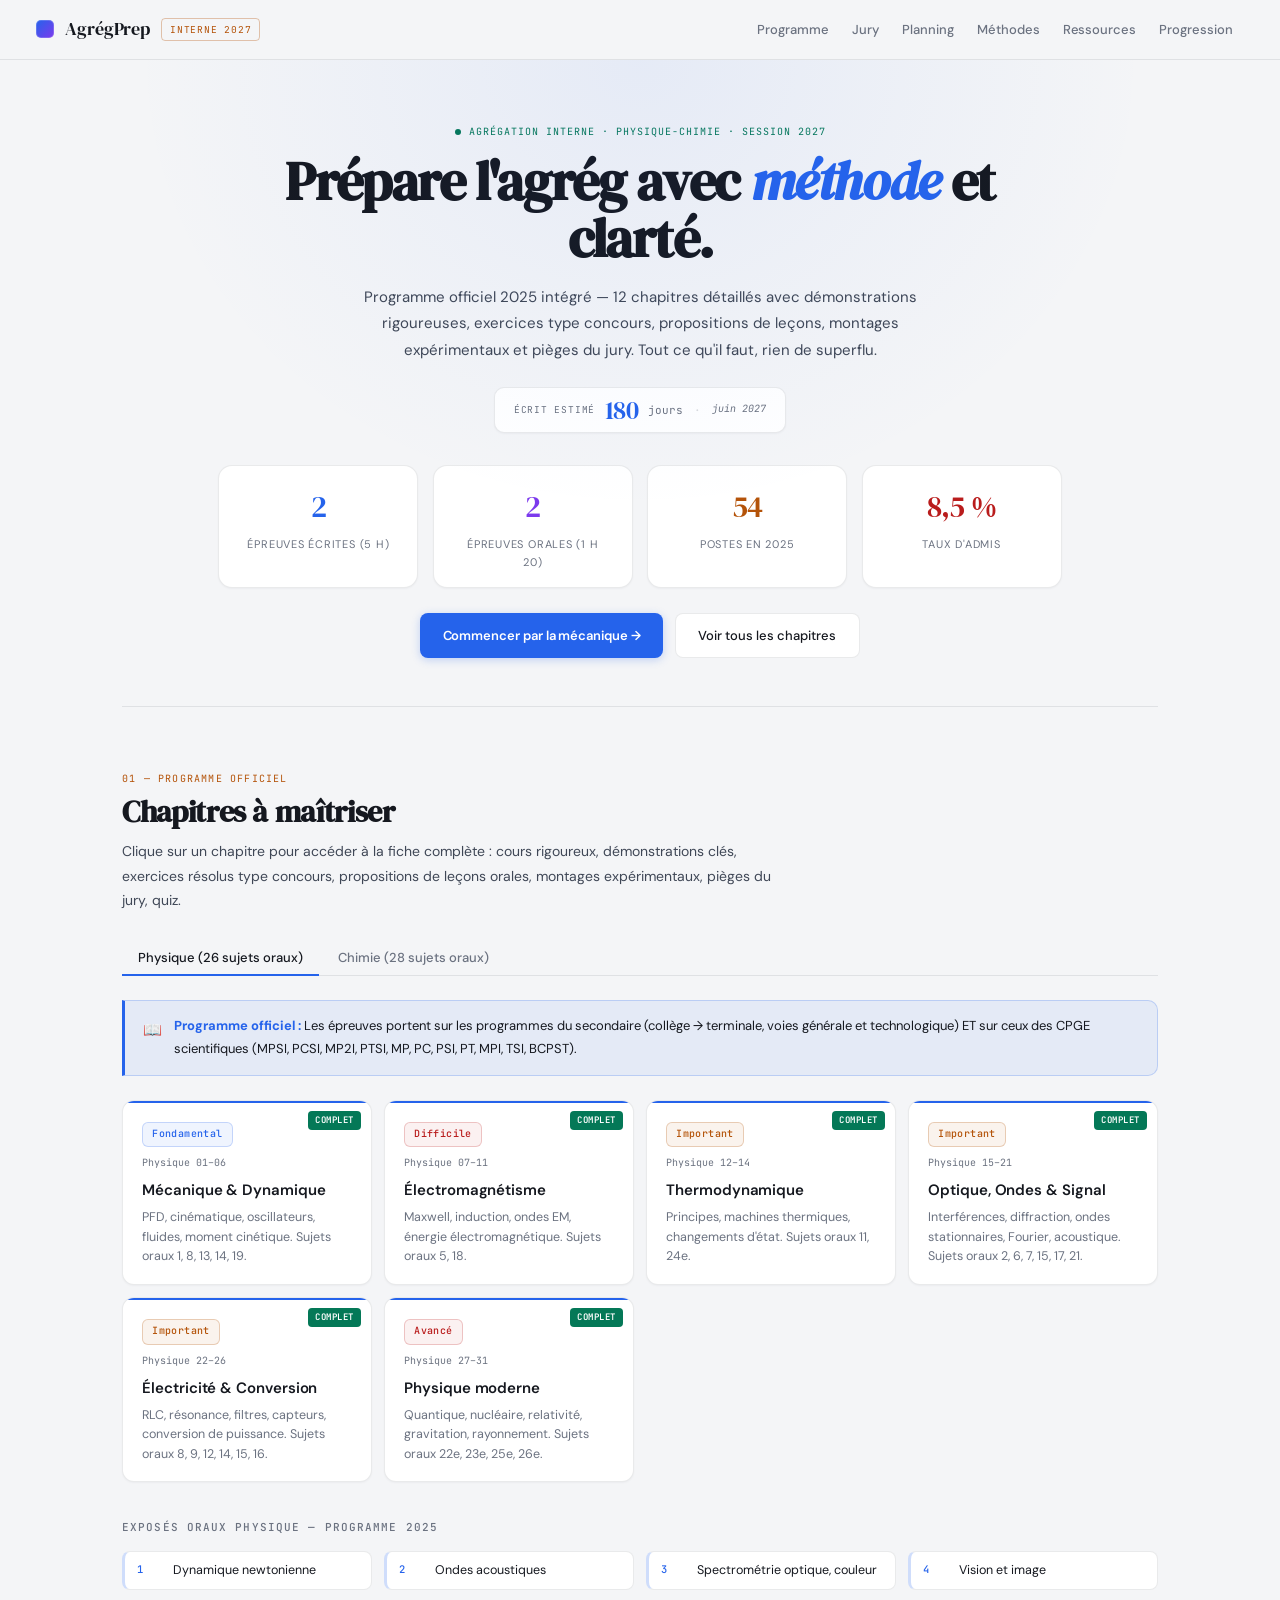
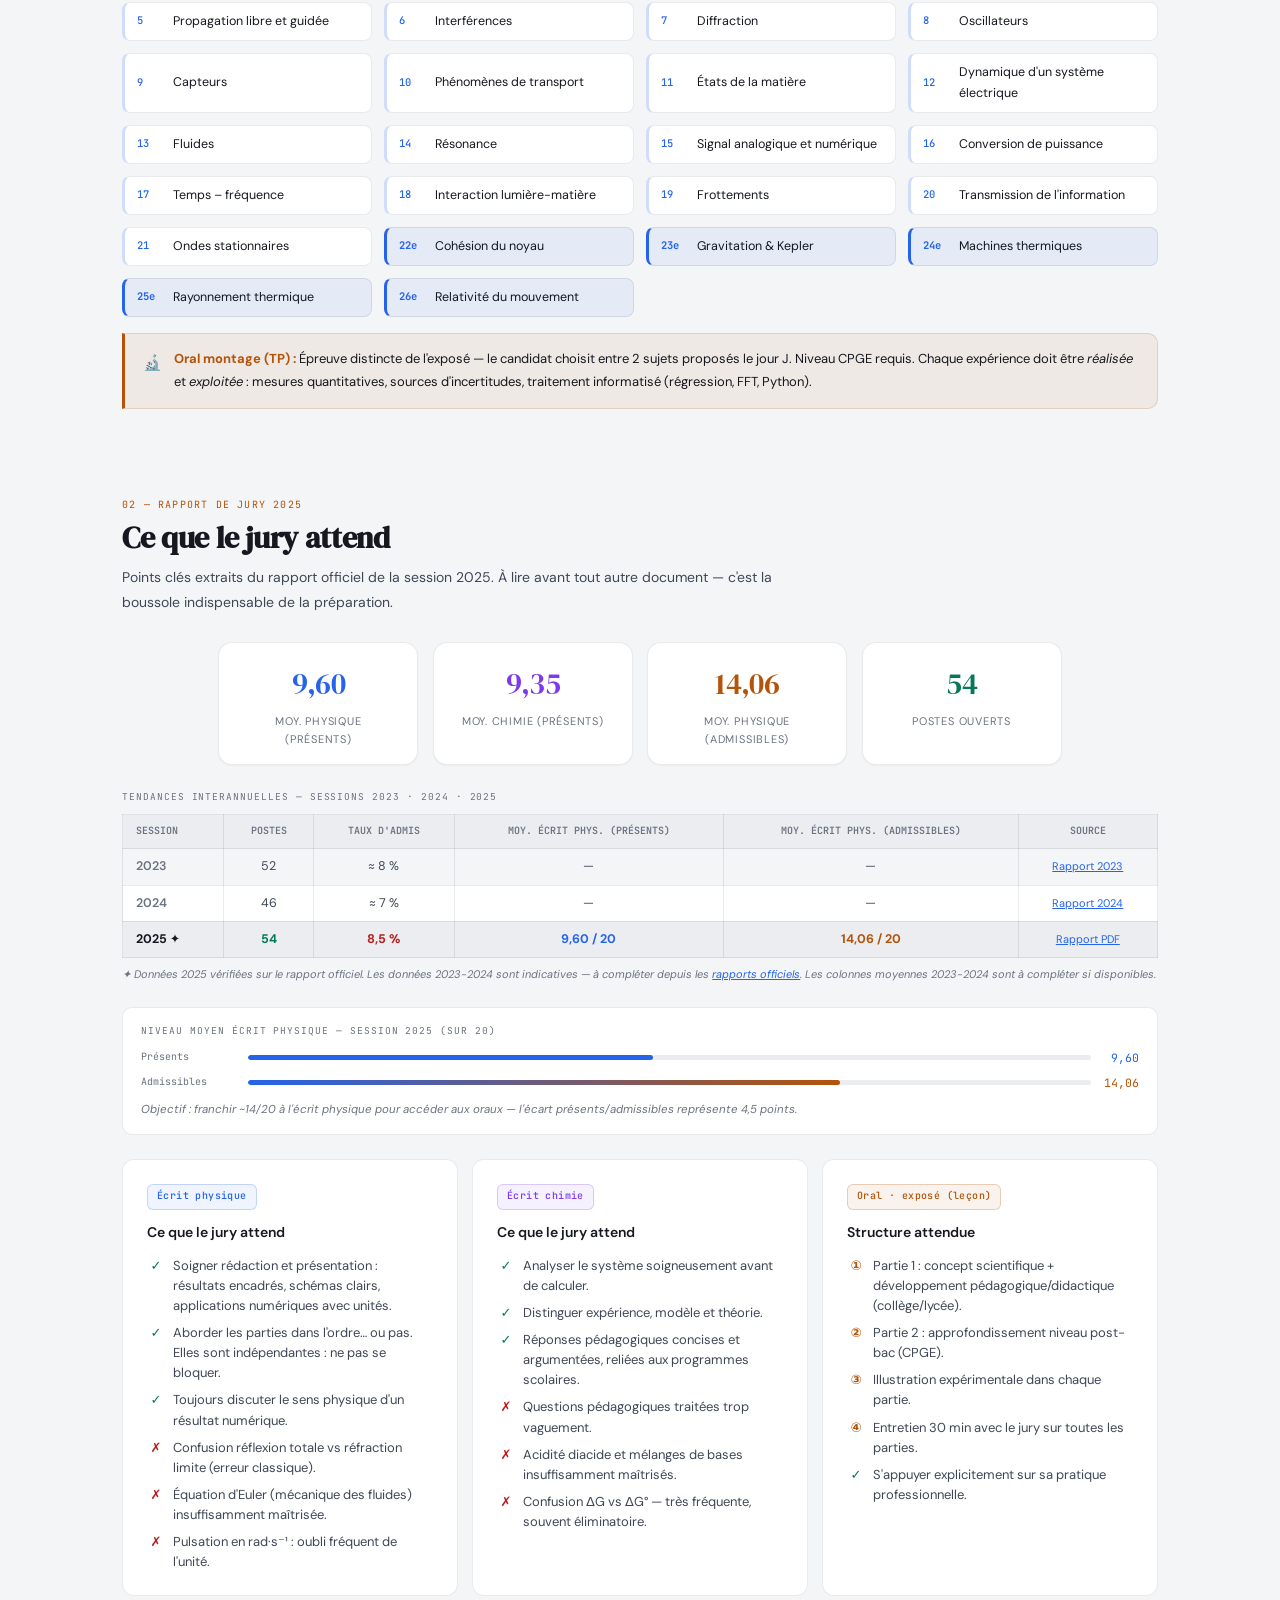
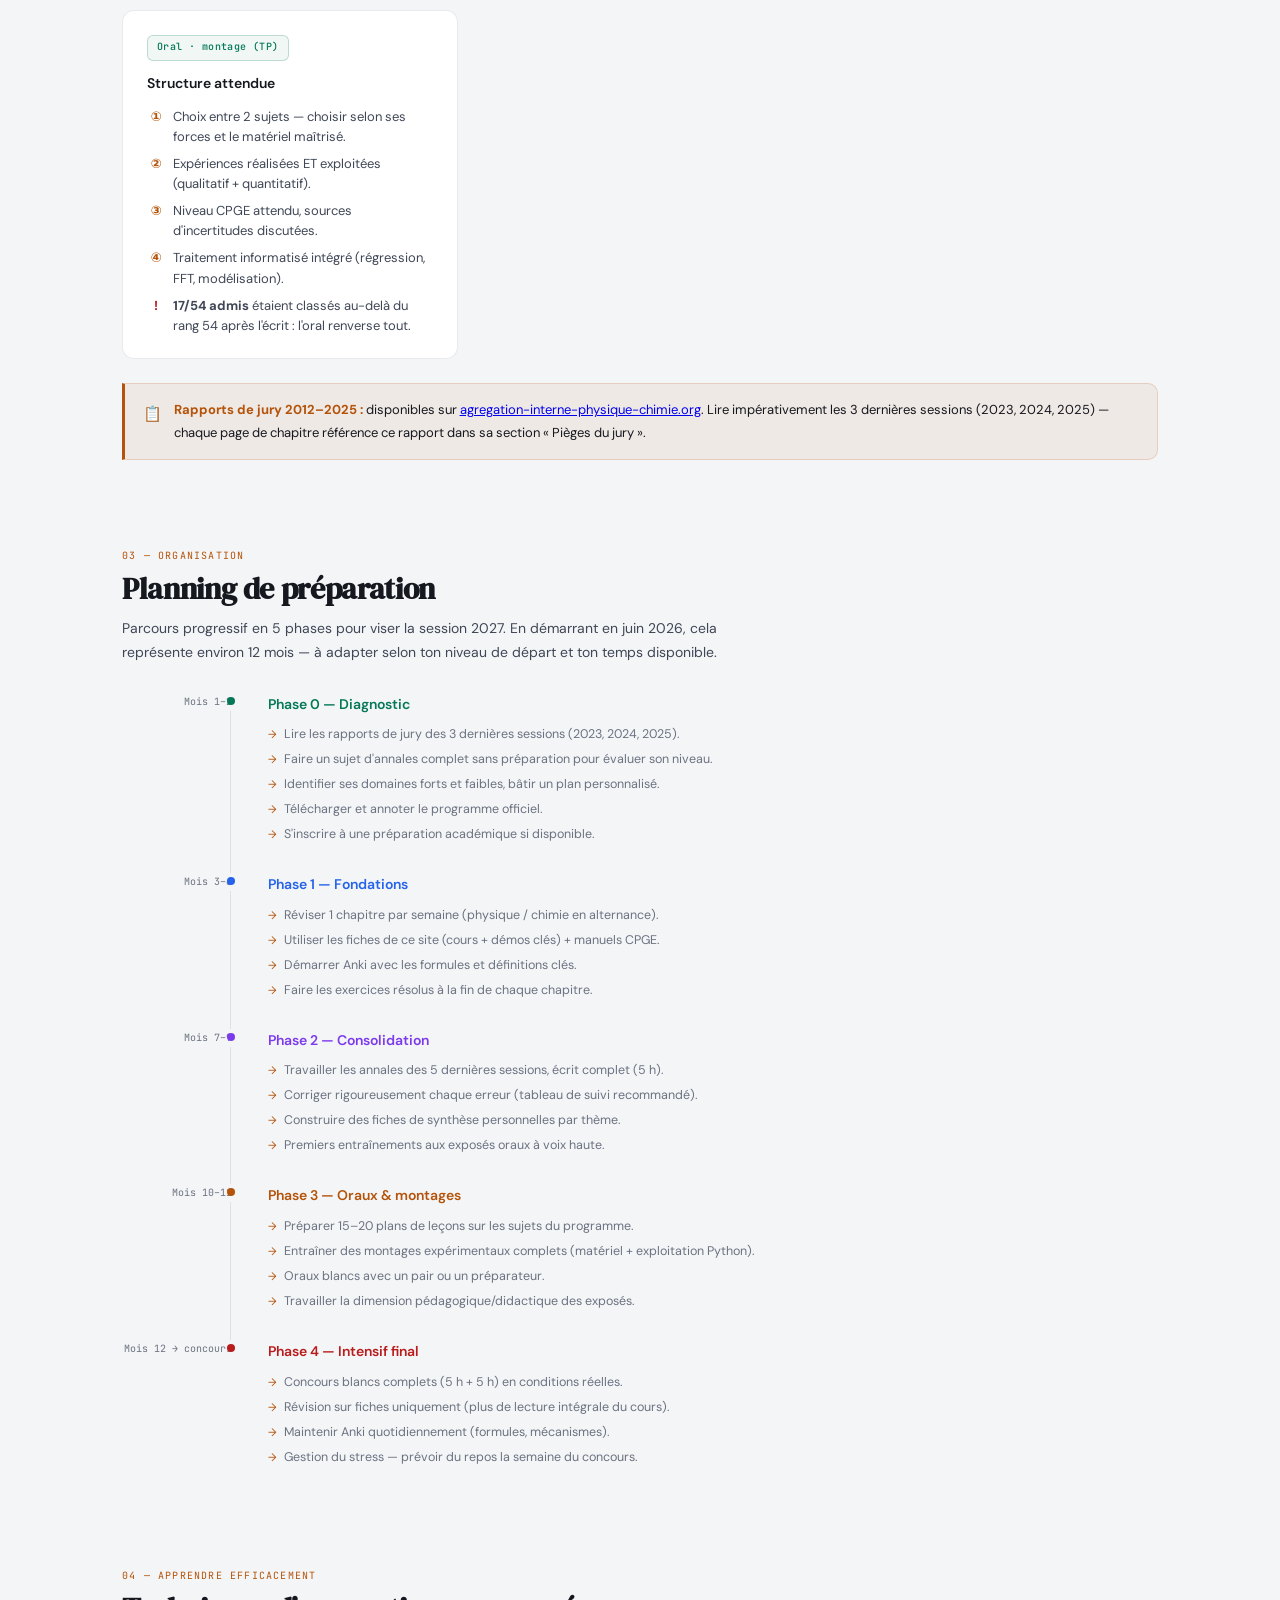
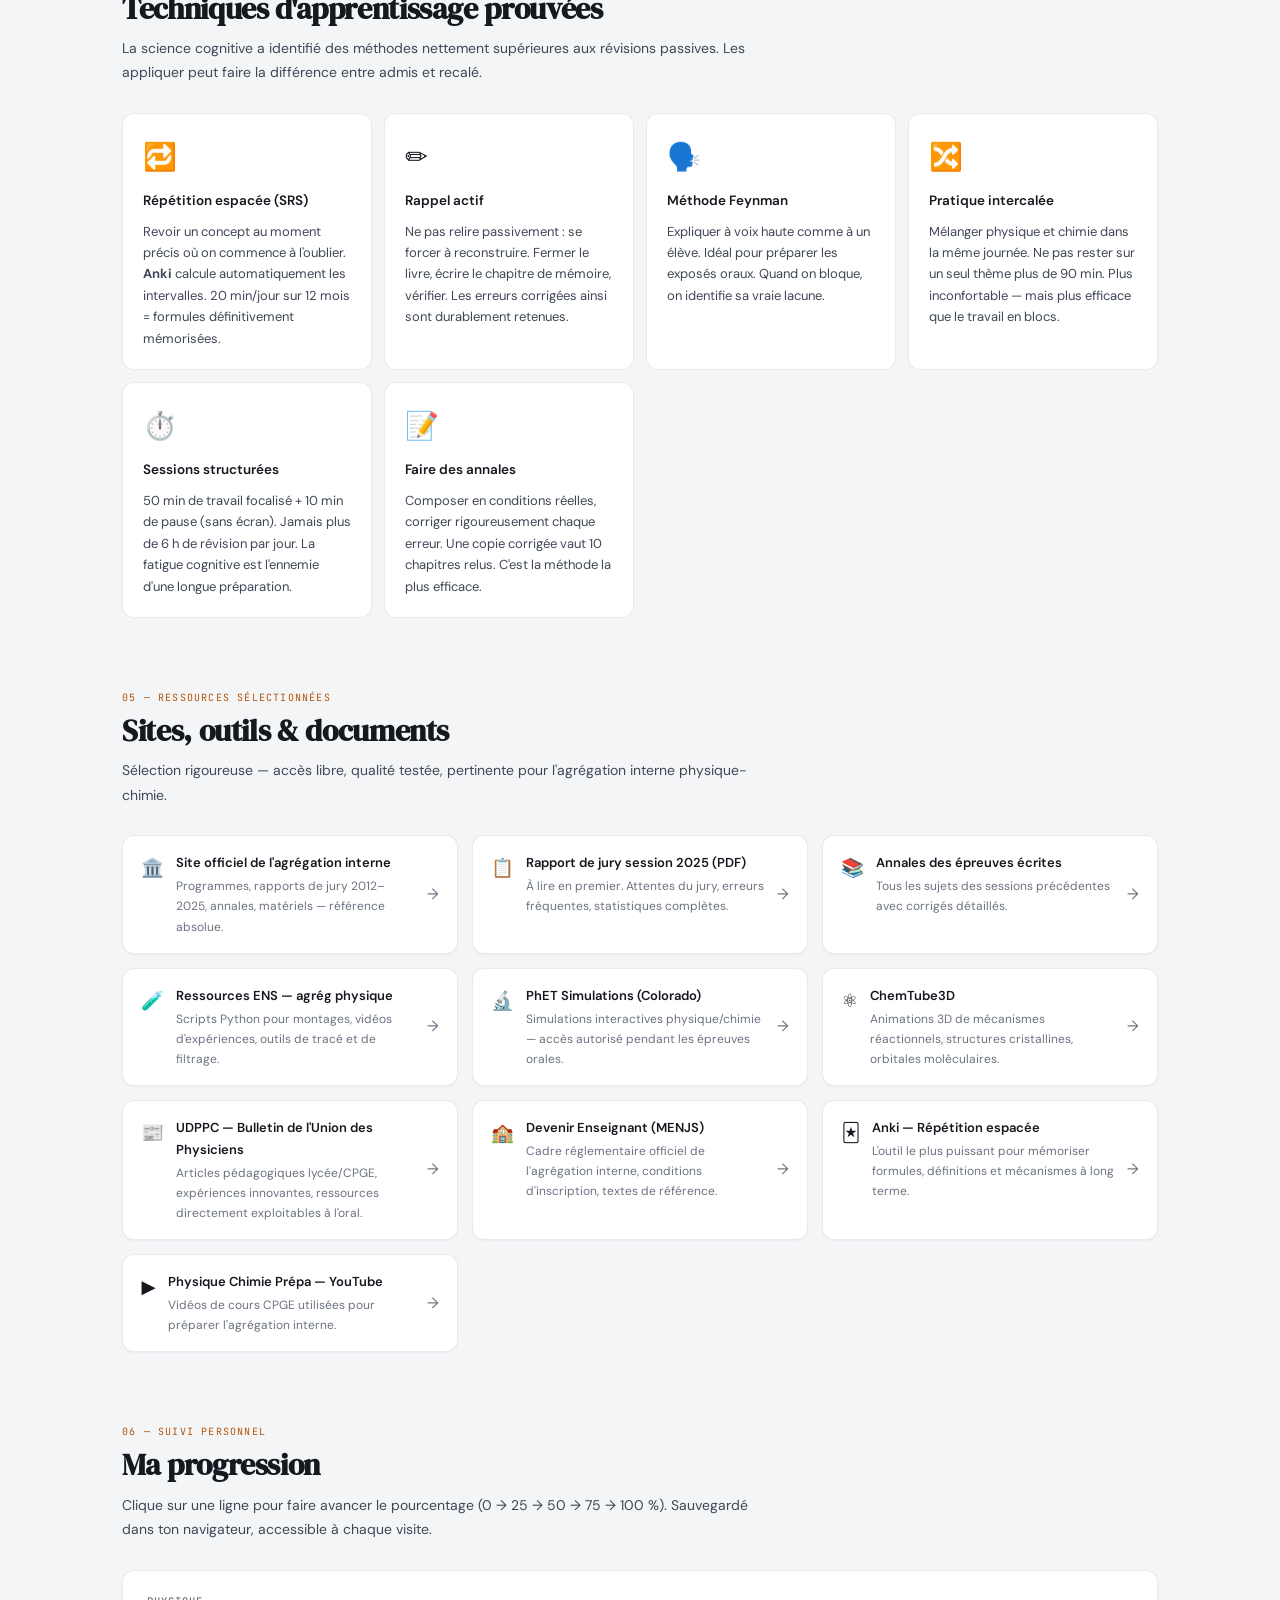
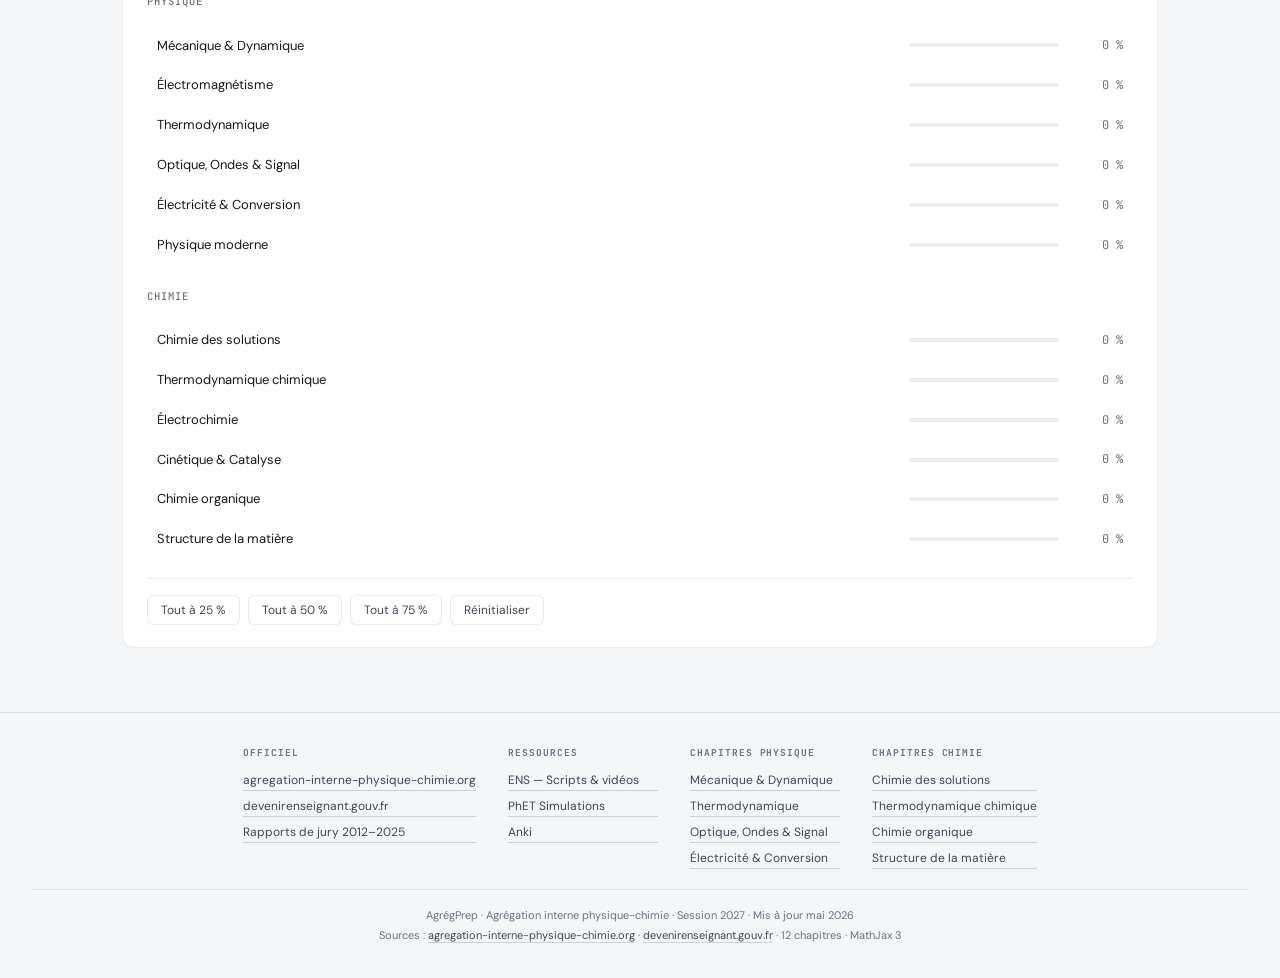
<file: index.html>
<!DOCTYPE html>
<html lang="fr">
<head>
<meta charset="UTF-8">
<meta name="viewport" content="width=device-width, initial-scale=1.0">
<meta name="description" content="Préparation à l'agrégation interne physique-chimie 2027 : 12 chapitres détaillés, exercices type concours, propositions de leçons orales, montages expérimentaux et pièges du jury. Session 2027.">
<meta property="og:title" content="AgrégPrep — Agrégation interne physique-chimie 2027">
<meta property="og:description" content="Préparation à l'agrégation interne physique-chimie 2027 : 12 chapitres détaillés, exercices type concours, propositions de leçons orales, montages expérimentaux et pièges du jury.">
<meta property="og:type" content="website">
<meta property="og:url" content="https://agregationrozo.netlify.app/">
<title>AgrégPrep — Physique-Chimie Interne 2027</title>
<link rel="preconnect" href="https://fonts.googleapis.com">
<link href="https://fonts.googleapis.com/css2?family=DM+Serif+Display:ital@0;1&family=DM+Sans:wght@300;400;500;600&family=JetBrains+Mono:wght@400;500&display=swap" rel="stylesheet">
<link rel="stylesheet" href="style.css?v=2">
<style>
  /* Index — surcouches ciblées */
  .home-hero{padding:4rem 0 3rem;text-align:center;border-bottom:1px solid var(--border);margin-bottom:3rem;position:relative;overflow:hidden}
  .home-hero::before{content:'';position:absolute;inset:0;background:radial-gradient(ellipse 70% 100% at 50% 0%,var(--phys-d) 0%,transparent 70%);pointer-events:none}
  .home-hero .hero-eyebrow{justify-content:center}
  .home-hero h1{font-family:var(--serif);font-size:clamp(2rem,5vw,3.4rem);line-height:1.06;letter-spacing:-.025em;margin:.5rem auto 1rem;max-width:780px}
  .home-hero h1 em{font-style:italic;color:var(--phys)}
  .home-hero .lead{font-size:15px;color:var(--muted2);max-width:600px;margin:0 auto 1.5rem;line-height:1.75}

  /* Countdown */
  .countdown-strip{display:inline-flex;align-items:center;gap:.6rem;background:var(--bg2);border:1px solid var(--border);border-radius:10px;padding:.55rem 1.2rem;margin:0 auto 1.5rem;font-family:var(--mono);box-shadow:var(--shadow-sm)}
  .countdown-strip .cd-label{font-size:9.5px;color:var(--muted);text-transform:uppercase;letter-spacing:.08em}
  .countdown-strip .cd-val{font-family:var(--serif);font-size:1.65rem;color:var(--phys);line-height:1;letter-spacing:-.02em}
  .countdown-strip .cd-unit{font-size:11px;color:var(--muted)}
  .countdown-strip .cd-sep{color:var(--border2);margin:0 .1rem;font-size:11px}
  .countdown-strip .cd-sub{font-size:10px;color:var(--muted);font-style:italic}

  /* CTA */
  .hero-cta{display:flex;gap:.75rem;justify-content:center;flex-wrap:wrap;margin-top:1.6rem}
  .btn-primary{display:inline-flex;align-items:center;gap:.4rem;background:var(--phys);color:#fff;padding:.65rem 1.4rem;border-radius:8px;font-size:13px;font-weight:600;text-decoration:none;transition:all .2s;letter-spacing:-.005em;box-shadow:0 2px 8px rgba(37,99,235,.25)}
  .btn-primary:hover{background:#1d4ed8;transform:translateY(-1px);box-shadow:0 4px 14px rgba(37,99,235,.32)}
  .btn-ghost{display:inline-flex;align-items:center;gap:.4rem;background:var(--bg2);color:var(--text);padding:.65rem 1.4rem;border-radius:8px;font-size:13px;font-weight:500;text-decoration:none;border:1px solid var(--border);transition:all .2s}
  .btn-ghost:hover{border-color:var(--border2);background:var(--bg3);transform:translateY(-1px)}

  /* Section title-bar */
  .home-section{padding:3.5rem 0 1rem}
  .home-section:first-of-type{padding-top:1rem}
  .home-section h2{font-family:var(--serif);font-size:1.85rem;margin:.3rem 0 .6rem;line-height:1.2;letter-spacing:-.012em}
  .home-section .desc{font-size:14px;color:var(--muted2);max-width:660px;margin-bottom:1.75rem;line-height:1.75}

  /* Stats home */
  .hstats{display:flex;gap:.9rem;flex-wrap:wrap;justify-content:center;margin-top:.5rem}
  .hstats .stat-pill{flex:1;min-width:135px;max-width:200px;text-align:center}
  .stat-pill .sl{display:block;margin-top:.15rem}

  /* Badge "complet" sur les cartes chapitre */
  .chap-card .done-badge{position:absolute;top:10px;right:10px;font-family:var(--mono);font-size:9px;padding:2px 7px;border-radius:4px;background:var(--green);color:#fff;text-transform:uppercase;letter-spacing:.06em;font-weight:600}

  /* Critères jury */
  .jury-list-card ul{list-style:none;display:flex;flex-direction:column;gap:7px;margin:0;padding:0}
  .jury-list-card li{font-size:13px;color:var(--muted2);display:flex;gap:8px;line-height:1.55}
  .jury-list-card li .mk{flex-shrink:0;font-weight:700;width:18px;text-align:center}
  .jury-list-card li .ok{color:var(--green)}
  .jury-list-card li .ko{color:var(--red)}
  .jury-list-card li .nb{color:var(--gold)}
  .jury-list-card h4{font-size:14px;margin-bottom:.7rem;font-weight:600;color:var(--text)}

  /* Barre de niveau admissibilité */
  .level-bar-wrap{padding:.9rem 1.15rem;background:var(--bg2);border:1px solid var(--border);border-radius:10px}
  .level-bar-row{display:flex;gap:.75rem;align-items:center;margin:.35rem 0}
  .level-bar-lbl{font-family:var(--mono);font-size:10px;color:var(--muted);width:95px;flex-shrink:0}
  .level-bar-track{flex:1;height:5px;background:var(--bg3);border-radius:3px;overflow:hidden}
  .level-bar-fill{height:100%;border-radius:3px}
  .level-bar-val{font-family:var(--mono);font-size:11.5px;width:36px;text-align:right;flex-shrink:0}

  /* Footer */
  footer{border-top:1px solid var(--border);padding:2rem;text-align:center;color:var(--muted);font-size:12px;margin-top:3rem}
  .footer-grid{display:flex;gap:2rem;justify-content:center;flex-wrap:wrap;margin-bottom:1.25rem;text-align:left}
  .footer-col{display:flex;flex-direction:column;gap:.3rem;min-width:150px}
  .footer-col h5{font-family:var(--mono);font-size:9.5px;text-transform:uppercase;letter-spacing:.1em;color:var(--muted);margin-bottom:.25rem}
  footer a{color:var(--muted2);text-decoration:none;border-bottom:1px solid var(--border2);transition:color .15s}
  footer a:hover{color:var(--text)}
  .footer-copy{font-size:11px;color:var(--muted);border-top:1px solid var(--border);padding-top:1rem;margin-top:.75rem;line-height:1.8}
</style>
</head>
<body>
<nav>
  <a class="nav-logo" href="index.html">AgrégPrep <span class="nav-badge">Interne 2027</span></a>
  <ul class="nav-links">
    <li><a href="#programme" class="active">Programme</a></li>
    <li><a href="#jury">Jury</a></li>
    <li><a href="#planning">Planning</a></li>
    <li><a href="#methodes">Méthodes</a></li>
    <li><a href="#ressources">Ressources</a></li>
    <li><a href="#tracker">Progression</a></li>
  </ul>
</nav>

<div class="wrap">

<!-- ═══════════════════ HERO ═══════════════════ -->
<div class="home-hero r">
  <div class="hero-eyebrow">Agrégation interne · Physique-Chimie · Session 2027</div>
  <h1>Prépare l'agrég avec <em>méthode</em> et clarté.</h1>
  <p class="lead">Programme officiel 2025 intégré — 12 chapitres détaillés avec démonstrations rigoureuses, exercices type concours, propositions de leçons, montages expérimentaux et pièges du jury. Tout ce qu'il faut, rien de superflu.</p>

  <div class="countdown-strip">
    <span class="cd-label">Écrit estimé</span>
    <span class="cd-val" id="cd-days">…</span>
    <span class="cd-unit">jours</span>
    <span class="cd-sep">·</span>
    <span class="cd-sub">juin 2027</span>
  </div>

  <div class="hstats">
    <div class="stat-pill"><span class="sv" style="color:var(--phys)">2</span><span class="sl">Épreuves écrites (5 h)</span></div>
    <div class="stat-pill"><span class="sv" style="color:var(--chim)">2</span><span class="sl">Épreuves orales (1 h 20)</span></div>
    <div class="stat-pill"><span class="sv" style="color:var(--gold)">54</span><span class="sl">Postes en 2025</span></div>
    <div class="stat-pill"><span class="sv" style="color:var(--red)">8,5 %</span><span class="sl">Taux d'admis</span></div>
  </div>

  <div class="hero-cta">
    <a href="mecanique.html" class="btn-primary">Commencer par la mécanique →</a>
    <a href="#programme" class="btn-ghost">Voir tous les chapitres</a>
  </div>
</div>

<!-- ═══════════════════ PROGRAMME ═══════════════════ -->
<section id="programme" class="home-section r">
  <p class="sec-label">01 — Programme officiel</p>
  <h2>Chapitres à maîtriser</h2>
  <p class="desc">Clique sur un chapitre pour accéder à la fiche complète : cours rigoureux, démonstrations clés, exercices résolus type concours, propositions de leçons orales, montages expérimentaux, pièges du jury, quiz.</p>

  <div class="tabs" data-tab="phys">
    <button class="tab-btn active" onclick="switchTab(event,'phys')">Physique (26 sujets oraux)</button>
    <button class="tab-btn" onclick="switchTab(event,'chim')">Chimie (28 sujets oraux)</button>
  </div>

  <!-- TAB PHYSIQUE -->
  <div id="tab-phys" class="tab-pane active">
    <div class="alert alert-phys r" style="margin-bottom:1.5rem">
      <span class="ico">📖</span>
      <div><strong>Programme officiel :</strong> Les épreuves portent sur les programmes du secondaire (collège → terminale, voies générale et technologique) ET sur ceux des CPGE scientifiques (MPSI, PCSI, MP2I, PTSI, MP, PC, PSI, PT, MPI, TSI, BCPST).</div>
    </div>

    <div class="g3">
      <a class="chap-card cp" href="mecanique.html">
        <span class="done-badge">complet</span>
        <span class="badge bp">Fondamental</span>
        <div class="cn">Physique 01–06</div>
        <div class="ct">Mécanique & Dynamique</div>
        <div class="cs">PFD, cinématique, oscillateurs, fluides, moment cinétique. Sujets oraux 1, 8, 13, 14, 19.</div>
      </a>
      <a class="chap-card cp" href="electromagnetisme.html">
        <span class="done-badge">complet</span>
        <span class="badge br">Difficile</span>
        <div class="cn">Physique 07–11</div>
        <div class="ct">Électromagnétisme</div>
        <div class="cs">Maxwell, induction, ondes EM, énergie électromagnétique. Sujets oraux 5, 18.</div>
      </a>
      <a class="chap-card cp" href="thermodynamique.html">
        <span class="done-badge">complet</span>
        <span class="badge bg">Important</span>
        <div class="cn">Physique 12–14</div>
        <div class="ct">Thermodynamique</div>
        <div class="cs">Principes, machines thermiques, changements d'état. Sujets oraux 11, 24e.</div>
      </a>
      <a class="chap-card cp" href="optique-ondes.html">
        <span class="done-badge">complet</span>
        <span class="badge bg">Important</span>
        <div class="cn">Physique 15–21</div>
        <div class="ct">Optique, Ondes & Signal</div>
        <div class="cs">Interférences, diffraction, ondes stationnaires, Fourier, acoustique. Sujets oraux 2, 6, 7, 15, 17, 21.</div>
      </a>
      <a class="chap-card cp" href="electricite.html">
        <span class="done-badge">complet</span>
        <span class="badge bg">Important</span>
        <div class="cn">Physique 22–26</div>
        <div class="ct">Électricité & Conversion</div>
        <div class="cs">RLC, résonance, filtres, capteurs, conversion de puissance. Sujets oraux 8, 9, 12, 14, 15, 16.</div>
      </a>
      <a class="chap-card cp" href="physique-moderne.html">
        <span class="done-badge">complet</span>
        <span class="badge br">Avancé</span>
        <div class="cn">Physique 27–31</div>
        <div class="ct">Physique moderne</div>
        <div class="cs">Quantique, nucléaire, relativité, gravitation, rayonnement. Sujets oraux 22e, 23e, 25e, 26e.</div>
      </a>
    </div>

    <h3 style="font-family:var(--mono);font-size:11px;color:var(--muted);margin:2.2rem 0 .9rem;font-weight:500;text-transform:uppercase;letter-spacing:.1em">Exposés oraux physique — programme 2025</h3>
    <div class="g3">
      <div class="oral-chip"><span class="on">1</span> Dynamique newtonienne</div>
      <div class="oral-chip"><span class="on">2</span> Ondes acoustiques</div>
      <div class="oral-chip"><span class="on">3</span> Spectrométrie optique, couleur</div>
      <div class="oral-chip"><span class="on">4</span> Vision et image</div>
      <div class="oral-chip"><span class="on">5</span> Propagation libre et guidée</div>
      <div class="oral-chip"><span class="on">6</span> Interférences</div>
      <div class="oral-chip"><span class="on">7</span> Diffraction</div>
      <div class="oral-chip"><span class="on">8</span> Oscillateurs</div>
      <div class="oral-chip"><span class="on">9</span> Capteurs</div>
      <div class="oral-chip"><span class="on">10</span> Phénomènes de transport</div>
      <div class="oral-chip"><span class="on">11</span> États de la matière</div>
      <div class="oral-chip"><span class="on">12</span> Dynamique d'un système électrique</div>
      <div class="oral-chip"><span class="on">13</span> Fluides</div>
      <div class="oral-chip"><span class="on">14</span> Résonance</div>
      <div class="oral-chip"><span class="on">15</span> Signal analogique et numérique</div>
      <div class="oral-chip"><span class="on">16</span> Conversion de puissance</div>
      <div class="oral-chip"><span class="on">17</span> Temps – fréquence</div>
      <div class="oral-chip"><span class="on">18</span> Interaction lumière-matière</div>
      <div class="oral-chip"><span class="on">19</span> Frottements</div>
      <div class="oral-chip"><span class="on">20</span> Transmission de l'information</div>
      <div class="oral-chip"><span class="on">21</span> Ondes stationnaires</div>
      <div class="oral-chip oral-new"><span class="on">22e</span> Cohésion du noyau</div>
      <div class="oral-chip oral-new"><span class="on">23e</span> Gravitation & Kepler</div>
      <div class="oral-chip oral-new"><span class="on">24e</span> Machines thermiques</div>
      <div class="oral-chip oral-new"><span class="on">25e</span> Rayonnement thermique</div>
      <div class="oral-chip oral-new"><span class="on">26e</span> Relativité du mouvement</div>
    </div>

    <div class="alert alert-gold r" style="margin-top:1rem">
      <span class="ico">🔬</span>
      <div><strong>Oral montage (TP) :</strong> Épreuve distincte de l'exposé — le candidat choisit entre 2 sujets proposés le jour J. Niveau CPGE requis. Chaque expérience doit être <em>réalisée</em> et <em>exploitée</em> : mesures quantitatives, sources d'incertitudes, traitement informatisé (régression, FFT, Python).</div>
    </div>
  </div>

  <!-- TAB CHIMIE -->
  <div id="tab-chim" class="tab-pane">
    <div class="alert alert-chim r" style="margin-bottom:1.5rem">
      <span class="ico">🧪</span>
      <div><strong>Programme chimie :</strong> Mêmes niveaux que la physique (secondaire + CPGE). La chimie est évaluée avec le même coefficient — à ne pas sous-estimer.</div>
    </div>

    <div class="g3">
      <a class="chap-card cc" href="chimie-solutions.html">
        <span class="done-badge">complet</span>
        <span class="badge bc">Fondamental</span>
        <div class="cn">Chimie 01–08</div>
        <div class="ct">Chimie des solutions</div>
        <div class="cs">Acide-base, complexes, solubilité, dosages, conductivité, redox. Sujets oraux 6, 7, 8, 14, 17, 18.</div>
      </a>
      <a class="chap-card cc" href="thermodynamique-chimique.html">
        <span class="done-badge">complet</span>
        <span class="badge br">Difficile</span>
        <div class="cn">Chimie 09–13</div>
        <div class="ct">Thermodynamique chimique</div>
        <div class="cs">G, K°, van't Hoff, Le Châtelier, diagrammes binaires. Sujets oraux 5, 9, 11, 12, 13.</div>
      </a>
      <a class="chap-card cc" href="electrochimie.html">
        <span class="done-badge">complet</span>
        <span class="badge br">Fréquent</span>
        <div class="cn">Chimie 14–16</div>
        <div class="ct">Électrochimie</div>
        <div class="cs">Nernst, piles, électrolyse, diagrammes E-pH, corrosion. Sujets oraux 14, 15, 16.</div>
      </a>
      <a class="chap-card cc" href="cinetique-catalyse.html">
        <span class="done-badge">complet</span>
        <span class="badge bg">Important</span>
        <div class="cn">Chimie 20–21</div>
        <div class="ct">Cinétique & Catalyse</div>
        <div class="cs">Ordres, Arrhenius, mécanismes, Michaelis-Menten. Sujets oraux 20, 21.</div>
      </a>
      <a class="chap-card cc" href="chimie-organique.html">
        <span class="done-badge">complet</span>
        <span class="badge br">Fréquent</span>
        <div class="cn">Chimie 22–26</div>
        <div class="ct">Chimie organique</div>
        <div class="cs">Stéréochimie, SN/E, additions, carbonyles, rétrosynthèse. Sujets oraux 4, 22, 23, 25, 26, 27m.</div>
      </a>
      <a class="chap-card cc" href="structure-matiere.html">
        <span class="done-badge">complet</span>
        <span class="badge bg">Important</span>
        <div class="cn">Chimie 27–28</div>
        <div class="ct">Structure de la matière</div>
        <div class="cs">Atomistique, VSEPR, OM, cristallographie, spectroscopies. Sujets oraux 2, 27e, 28e, 28m.</div>
      </a>
    </div>

    <h3 style="font-family:var(--mono);font-size:11px;color:var(--muted);margin:2.2rem 0 .9rem;font-weight:500;text-transform:uppercase;letter-spacing:.1em">Exposés oraux chimie — programme 2025</h3>
    <div class="g3">
      <div class="oral-chip"><span class="on">1</span> Séparation</div>
      <div class="oral-chip"><span class="on">2</span> Liaisons et interactions</div>
      <div class="oral-chip"><span class="on">3</span> Caractérisation & analyse</div>
      <div class="oral-chip"><span class="on">4</span> Stéréoisomérie</div>
      <div class="oral-chip"><span class="on">5</span> Solvants</div>
      <div class="oral-chip"><span class="on">6</span> Dosages et titrages</div>
      <div class="oral-chip"><span class="on">7</span> Solubilité</div>
      <div class="oral-chip"><span class="on">8</span> Conductivité</div>
      <div class="oral-chip"><span class="on">9</span> Mélanges binaires</div>
      <div class="oral-chip"><span class="on">10</span> Proportions & stœchiométrie</div>
      <div class="oral-chip"><span class="on">11</span> Équilibre chimique</div>
      <div class="oral-chip"><span class="on">12</span> Évolution d'un système</div>
      <div class="oral-chip"><span class="on">13</span> Conversion d'énergie</div>
      <div class="oral-chip"><span class="on">14</span> Oxydo-réduction</div>
      <div class="oral-chip"><span class="on">15</span> Dispositifs électrochimiques</div>
      <div class="oral-chip"><span class="on">16</span> Métaux et environnement</div>
      <div class="oral-chip"><span class="on">17</span> Acidité</div>
      <div class="oral-chip"><span class="on">18</span> Complexes</div>
      <div class="oral-chip"><span class="on">19</span> Polymères</div>
      <div class="oral-chip"><span class="on">20</span> Cinétique chimique</div>
      <div class="oral-chip"><span class="on">21</span> Catalyse</div>
      <div class="oral-chip"><span class="on">22</span> Mécanismes réactionnels</div>
      <div class="oral-chip"><span class="on">23</span> Électrophilie & nucléophilie</div>
      <div class="oral-chip"><span class="on">24</span> Couleur</div>
      <div class="oral-chip"><span class="on">25</span> Modification de fonctions</div>
      <div class="oral-chip"><span class="on">26</span> Modification de chaîne</div>
      <div class="oral-chip oral-new"><span class="on">27e</span> Modélisation des solides</div>
      <div class="oral-chip oral-new"><span class="on">28e</span> Classification périodique</div>
    </div>

    <div class="alert alert-gold r" style="margin-top:1rem">
      <span class="ico">🔬</span>
      <div><strong>Oral montage (TP) :</strong> Épreuve distincte de l'exposé — le candidat choisit entre 2 sujets proposés le jour J. Niveau CPGE requis. Expériences réalisées et exploitées avec traitement informatisé (régression, modélisation). Les sujets 27m et 28m désignent les variantes montage des nouveaux sujets.</div>
    </div>
  </div>
</section>

<!-- ═══════════════════ JURY ═══════════════════ -->
<section id="jury" class="home-section r">
  <p class="sec-label">02 — Rapport de jury 2025</p>
  <h2>Ce que le jury attend</h2>
  <p class="desc">Points clés extraits du rapport officiel de la session 2025. À lire avant tout autre document — c'est la boussole indispensable de la préparation.</p>

  <div class="hstats" style="margin-bottom:1.5rem">
    <div class="stat-pill"><span class="sv" style="color:var(--phys)">9,60</span><span class="sl">Moy. physique (présents)</span></div>
    <div class="stat-pill"><span class="sv" style="color:var(--chim)">9,35</span><span class="sl">Moy. chimie (présents)</span></div>
    <div class="stat-pill"><span class="sv" style="color:var(--gold)">14,06</span><span class="sl">Moy. physique (admissibles)</span></div>
    <div class="stat-pill"><span class="sv" style="color:var(--green)">54</span><span class="sl">Postes ouverts</span></div>
  </div>

  <!-- Tableau interannuel -->
  <div class="r" style="margin-bottom:1.5rem;overflow-x:auto">
    <div style="font-family:var(--mono);font-size:9.5px;color:var(--muted);text-transform:uppercase;letter-spacing:.1em;margin-bottom:.6rem">Tendances interannuelles — sessions 2023 · 2024 · 2025</div>
    <table style="width:100%;border-collapse:collapse;font-size:12.5px">
      <thead>
        <tr style="background:var(--bg3)">
          <th style="padding:.5rem .8rem;text-align:left;border:1px solid var(--border);font-family:var(--mono);font-size:10px;font-weight:600;color:var(--muted);text-transform:uppercase">Session</th>
          <th style="padding:.5rem .8rem;text-align:center;border:1px solid var(--border);font-family:var(--mono);font-size:10px;font-weight:600;color:var(--muted);text-transform:uppercase">Postes</th>
          <th style="padding:.5rem .8rem;text-align:center;border:1px solid var(--border);font-family:var(--mono);font-size:10px;font-weight:600;color:var(--muted);text-transform:uppercase">Taux d'admis</th>
          <th style="padding:.5rem .8rem;text-align:center;border:1px solid var(--border);font-family:var(--mono);font-size:10px;font-weight:600;color:var(--muted);text-transform:uppercase">Moy. écrit phys. (présents)</th>
          <th style="padding:.5rem .8rem;text-align:center;border:1px solid var(--border);font-family:var(--mono);font-size:10px;font-weight:600;color:var(--muted);text-transform:uppercase">Moy. écrit phys. (admissibles)</th>
          <th style="padding:.5rem .8rem;text-align:center;border:1px solid var(--border);font-family:var(--mono);font-size:10px;font-weight:600;color:var(--muted);text-transform:uppercase">Source</th>
        </tr>
      </thead>
      <tbody>
        <tr>
          <td style="padding:.45rem .8rem;border:1px solid var(--border);font-weight:600;color:var(--muted)">2023</td>
          <td style="padding:.45rem .8rem;border:1px solid var(--border);text-align:center;color:var(--muted2)">52</td>
          <td style="padding:.45rem .8rem;border:1px solid var(--border);text-align:center;color:var(--muted2)">≈ 8 %</td>
          <td style="padding:.45rem .8rem;border:1px solid var(--border);text-align:center;color:var(--muted2)">—</td>
          <td style="padding:.45rem .8rem;border:1px solid var(--border);text-align:center;color:var(--muted2)">—</td>
          <td style="padding:.45rem .8rem;border:1px solid var(--border);text-align:center"><a href="http://www.agregation-interne-physique-chimie.org/rapports-de-jury.html" target="_blank" style="color:var(--phys);font-size:11px">Rapport 2023</a></td>
        </tr>
        <tr style="background:var(--bg2)">
          <td style="padding:.45rem .8rem;border:1px solid var(--border);font-weight:600;color:var(--muted)">2024</td>
          <td style="padding:.45rem .8rem;border:1px solid var(--border);text-align:center;color:var(--muted2)">46</td>
          <td style="padding:.45rem .8rem;border:1px solid var(--border);text-align:center;color:var(--muted2)">≈ 7 %</td>
          <td style="padding:.45rem .8rem;border:1px solid var(--border);text-align:center;color:var(--muted2)">—</td>
          <td style="padding:.45rem .8rem;border:1px solid var(--border);text-align:center;color:var(--muted2)">—</td>
          <td style="padding:.45rem .8rem;border:1px solid var(--border);text-align:center"><a href="http://www.agregation-interne-physique-chimie.org/rapports-de-jury.html" target="_blank" style="color:var(--phys);font-size:11px">Rapport 2024</a></td>
        </tr>
        <tr style="background:var(--bg3)">
          <td style="padding:.45rem .8rem;border:1px solid var(--border);font-weight:700;color:var(--text)">2025 ✦</td>
          <td style="padding:.45rem .8rem;border:1px solid var(--border);text-align:center;font-weight:700;color:var(--green)">54</td>
          <td style="padding:.45rem .8rem;border:1px solid var(--border);text-align:center;font-weight:700;color:var(--red)">8,5 %</td>
          <td style="padding:.45rem .8rem;border:1px solid var(--border);text-align:center;font-weight:700;color:var(--phys)">9,60 / 20</td>
          <td style="padding:.45rem .8rem;border:1px solid var(--border);text-align:center;font-weight:700;color:var(--gold)">14,06 / 20</td>
          <td style="padding:.45rem .8rem;border:1px solid var(--border);text-align:center"><a href="http://www.agregation-interne-physique-chimie.org/uploads/1/2/8/4/128449349/rapport_jury_aipc_session_2025.pdf" target="_blank" style="color:var(--phys);font-size:11px">Rapport PDF</a></td>
        </tr>
      </tbody>
    </table>
    <p style="font-size:11px;color:var(--muted);margin-top:.4rem;font-style:italic">✦ Données 2025 vérifiées sur le rapport officiel. Les données 2023-2024 sont indicatives — à compléter depuis les <a href="http://www.agregation-interne-physique-chimie.org/rapports-de-jury.html" target="_blank" style="color:var(--phys)">rapports officiels</a>. Les colonnes moyennes 2023-2024 sont à compléter si disponibles.</p>
  </div>

  <!-- Barre de niveau -->
  <div class="level-bar-wrap r" style="margin-bottom:1.5rem">
    <div style="font-family:var(--mono);font-size:9.5px;color:var(--muted);text-transform:uppercase;letter-spacing:.1em;margin-bottom:.6rem">Niveau moyen écrit physique — session 2025 (sur 20)</div>
    <div class="level-bar-row">
      <span class="level-bar-lbl">Présents</span>
      <div class="level-bar-track"><div class="level-bar-fill" style="width:48%;background:var(--phys)"></div></div>
      <span class="level-bar-val" style="color:var(--phys)">9,60</span>
    </div>
    <div class="level-bar-row">
      <span class="level-bar-lbl">Admissibles</span>
      <div class="level-bar-track"><div class="level-bar-fill" style="width:70.3%;background:linear-gradient(90deg,var(--phys),var(--gold))"></div></div>
      <span class="level-bar-val" style="color:var(--gold)">14,06</span>
    </div>
    <div style="margin-top:.5rem;font-size:11.5px;color:var(--muted);font-style:italic">Objectif : franchir ~14/20 à l'écrit physique pour accéder aux oraux — l'écart présents/admissibles représente 4,5 points.</div>
  </div>

  <div class="g2">
    <div class="card jury-list-card">
      <span class="badge bp" style="margin-bottom:.7rem">Écrit physique</span>
      <h4>Ce que le jury attend</h4>
      <ul>
        <li><span class="mk ok">✓</span><span>Soigner rédaction et présentation : résultats encadrés, schémas clairs, applications numériques avec unités.</span></li>
        <li><span class="mk ok">✓</span><span>Aborder les parties dans l'ordre… ou pas. Elles sont indépendantes : ne pas se bloquer.</span></li>
        <li><span class="mk ok">✓</span><span>Toujours discuter le sens physique d'un résultat numérique.</span></li>
        <li><span class="mk ko">✗</span><span>Confusion réflexion totale vs réfraction limite (erreur classique).</span></li>
        <li><span class="mk ko">✗</span><span>Équation d'Euler (mécanique des fluides) insuffisamment maîtrisée.</span></li>
        <li><span class="mk ko">✗</span><span>Pulsation en rad·s⁻¹ : oubli fréquent de l'unité.</span></li>
      </ul>
    </div>
    <div class="card jury-list-card">
      <span class="badge bc" style="margin-bottom:.7rem">Écrit chimie</span>
      <h4>Ce que le jury attend</h4>
      <ul>
        <li><span class="mk ok">✓</span><span>Analyser le système soigneusement avant de calculer.</span></li>
        <li><span class="mk ok">✓</span><span>Distinguer expérience, modèle et théorie.</span></li>
        <li><span class="mk ok">✓</span><span>Réponses pédagogiques concises et argumentées, reliées aux programmes scolaires.</span></li>
        <li><span class="mk ko">✗</span><span>Questions pédagogiques traitées trop vaguement.</span></li>
        <li><span class="mk ko">✗</span><span>Acidité diacide et mélanges de bases insuffisamment maîtrisés.</span></li>
        <li><span class="mk ko">✗</span><span>Confusion ΔG vs ΔG° — très fréquente, souvent éliminatoire.</span></li>
      </ul>
    </div>
    <div class="card jury-list-card">
      <span class="badge bg" style="margin-bottom:.7rem">Oral · exposé (leçon)</span>
      <h4>Structure attendue</h4>
      <ul>
        <li><span class="mk nb">①</span><span>Partie 1 : concept scientifique + développement pédagogique/didactique (collège/lycée).</span></li>
        <li><span class="mk nb">②</span><span>Partie 2 : approfondissement niveau post-bac (CPGE).</span></li>
        <li><span class="mk nb">③</span><span>Illustration expérimentale dans chaque partie.</span></li>
        <li><span class="mk nb">④</span><span>Entretien 30 min avec le jury sur toutes les parties.</span></li>
        <li><span class="mk ok">✓</span><span>S'appuyer explicitement sur sa pratique professionnelle.</span></li>
      </ul>
    </div>
    <div class="card jury-list-card">
      <span class="badge bv" style="margin-bottom:.7rem">Oral · montage (TP)</span>
      <h4>Structure attendue</h4>
      <ul>
        <li><span class="mk nb">①</span><span>Choix entre 2 sujets — choisir selon ses forces et le matériel maîtrisé.</span></li>
        <li><span class="mk nb">②</span><span>Expériences réalisées ET exploitées (qualitatif + quantitatif).</span></li>
        <li><span class="mk nb">③</span><span>Niveau CPGE attendu, sources d'incertitudes discutées.</span></li>
        <li><span class="mk nb">④</span><span>Traitement informatisé intégré (régression, FFT, modélisation).</span></li>
        <li><span class="mk ko">!</span><span><strong>17/54 admis</strong> étaient classés au-delà du rang 54 après l'écrit : l'oral renverse tout.</span></li>
      </ul>
    </div>
  </div>

  <div class="alert alert-gold r" style="margin-top:1.5rem">
    <span class="ico">📋</span>
    <div><strong>Rapports de jury 2012–2025 :</strong> disponibles sur <a href="http://www.agregation-interne-physique-chimie.org/rapports-de-jury.html" target="_blank">agregation-interne-physique-chimie.org</a>. Lire impérativement les 3 dernières sessions (2023, 2024, 2025) — chaque page de chapitre référence ce rapport dans sa section « Pièges du jury ».</div>
  </div>
</section>

<!-- ═══════════════════ PLANNING ═══════════════════ -->
<section id="planning" class="home-section r">
  <p class="sec-label">03 — Organisation</p>
  <h2>Planning de préparation</h2>
  <p class="desc">Parcours progressif en 5 phases pour viser la session 2027. En démarrant en juin 2026, cela représente environ 12 mois — à adapter selon ton niveau de départ et ton temps disponible.</p>

  <div class="timeline">
    <div class="tl-item">
      <div class="tl-period">Mois 1–2</div>
      <div class="tl-dot" style="background:var(--green)"></div>
      <div class="tl-body">
        <h4 style="color:var(--green)">Phase 0 — Diagnostic</h4>
        <ul>
          <li>Lire les rapports de jury des 3 dernières sessions (2023, 2024, 2025).</li>
          <li>Faire un sujet d'annales complet sans préparation pour évaluer son niveau.</li>
          <li>Identifier ses domaines forts et faibles, bâtir un plan personnalisé.</li>
          <li>Télécharger et annoter le programme officiel.</li>
          <li>S'inscrire à une préparation académique si disponible.</li>
        </ul>
      </div>
    </div>
    <div class="tl-item">
      <div class="tl-period">Mois 3–6</div>
      <div class="tl-dot" style="background:var(--phys)"></div>
      <div class="tl-body">
        <h4 style="color:var(--phys)">Phase 1 — Fondations</h4>
        <ul>
          <li>Réviser 1 chapitre par semaine (physique / chimie en alternance).</li>
          <li>Utiliser les fiches de ce site (cours + démos clés) + manuels CPGE.</li>
          <li>Démarrer Anki avec les formules et définitions clés.</li>
          <li>Faire les exercices résolus à la fin de chaque chapitre.</li>
        </ul>
      </div>
    </div>
    <div class="tl-item">
      <div class="tl-period">Mois 7–9</div>
      <div class="tl-dot" style="background:var(--chim)"></div>
      <div class="tl-body">
        <h4 style="color:var(--chim)">Phase 2 — Consolidation</h4>
        <ul>
          <li>Travailler les annales des 5 dernières sessions, écrit complet (5 h).</li>
          <li>Corriger rigoureusement chaque erreur (tableau de suivi recommandé).</li>
          <li>Construire des fiches de synthèse personnelles par thème.</li>
          <li>Premiers entraînements aux exposés oraux à voix haute.</li>
        </ul>
      </div>
    </div>
    <div class="tl-item">
      <div class="tl-period">Mois 10–11</div>
      <div class="tl-dot" style="background:var(--gold)"></div>
      <div class="tl-body">
        <h4 style="color:var(--gold)">Phase 3 — Oraux & montages</h4>
        <ul>
          <li>Préparer 15–20 plans de leçons sur les sujets du programme.</li>
          <li>Entraîner des montages expérimentaux complets (matériel + exploitation Python).</li>
          <li>Oraux blancs avec un pair ou un préparateur.</li>
          <li>Travailler la dimension pédagogique/didactique des exposés.</li>
        </ul>
      </div>
    </div>
    <div class="tl-item">
      <div class="tl-period">Mois 12 → concours</div>
      <div class="tl-dot" style="background:var(--red)"></div>
      <div class="tl-body">
        <h4 style="color:var(--red)">Phase 4 — Intensif final</h4>
        <ul>
          <li>Concours blancs complets (5 h + 5 h) en conditions réelles.</li>
          <li>Révision sur fiches uniquement (plus de lecture intégrale du cours).</li>
          <li>Maintenir Anki quotidiennement (formules, mécanismes).</li>
          <li>Gestion du stress — prévoir du repos la semaine du concours.</li>
        </ul>
      </div>
    </div>
  </div>
</section>

<!-- ═══════════════════ METHODES ═══════════════════ -->
<section id="methodes" class="home-section r">
  <p class="sec-label">04 — Apprendre efficacement</p>
  <h2>Techniques d'apprentissage prouvées</h2>
  <p class="desc">La science cognitive a identifié des méthodes nettement supérieures aux révisions passives. Les appliquer peut faire la différence entre admis et recalé.</p>

  <div class="g3">
    <div class="method-card">
      <div class="method-icon">🔁</div>
      <h4>Répétition espacée (SRS)</h4>
      <p>Revoir un concept au moment précis où on commence à l'oublier. <strong>Anki</strong> calcule automatiquement les intervalles. 20 min/jour sur 12 mois = formules définitivement mémorisées.</p>
    </div>
    <div class="method-card">
      <div class="method-icon">✏️</div>
      <h4>Rappel actif</h4>
      <p>Ne pas relire passivement : se forcer à reconstruire. Fermer le livre, écrire le chapitre de mémoire, vérifier. Les erreurs corrigées ainsi sont durablement retenues.</p>
    </div>
    <div class="method-card">
      <div class="method-icon">🗣️</div>
      <h4>Méthode Feynman</h4>
      <p>Expliquer à voix haute comme à un élève. Idéal pour préparer les exposés oraux. Quand on bloque, on identifie sa vraie lacune.</p>
    </div>
    <div class="method-card">
      <div class="method-icon">🔀</div>
      <h4>Pratique intercalée</h4>
      <p>Mélanger physique et chimie dans la même journée. Ne pas rester sur un seul thème plus de 90 min. Plus inconfortable — mais plus efficace que le travail en blocs.</p>
    </div>
    <div class="method-card">
      <div class="method-icon">⏱️</div>
      <h4>Sessions structurées</h4>
      <p>50 min de travail focalisé + 10 min de pause (sans écran). Jamais plus de 6 h de révision par jour. La fatigue cognitive est l'ennemie d'une longue préparation.</p>
    </div>
    <div class="method-card">
      <div class="method-icon">📝</div>
      <h4>Faire des annales</h4>
      <p>Composer en conditions réelles, corriger rigoureusement chaque erreur. Une copie corrigée vaut 10 chapitres relus. C'est la méthode la plus efficace.</p>
    </div>
  </div>
</section>

<!-- ═══════════════════ RESSOURCES ═══════════════════ -->
<section id="ressources" class="home-section r">
  <p class="sec-label">05 — Ressources sélectionnées</p>
  <h2>Sites, outils & documents</h2>
  <p class="desc">Sélection rigoureuse — accès libre, qualité testée, pertinente pour l'agrégation interne physique-chimie.</p>

  <div class="g2">
    <a class="res-link" href="http://www.agregation-interne-physique-chimie.org/" target="_blank">
      <span class="ri">🏛️</span>
      <div><div class="rt">Site officiel de l'agrégation interne</div><div class="rd">Programmes, rapports de jury 2012–2025, annales, matériels — référence absolue.</div></div>
      <span class="ra">→</span>
    </a>
    <a class="res-link" href="http://www.agregation-interne-physique-chimie.org/uploads/1/2/8/4/128449349/rapport_jury_aipc_session_2025.pdf" target="_blank">
      <span class="ri">📋</span>
      <div><div class="rt">Rapport de jury session 2025 (PDF)</div><div class="rd">À lire en premier. Attentes du jury, erreurs fréquentes, statistiques complètes.</div></div>
      <span class="ra">→</span>
    </a>
    <a class="res-link" href="http://www.agregation-interne-physique-chimie.org/annales-des-eacutepreuves-eacutecrites.html" target="_blank">
      <span class="ri">📚</span>
      <div><div class="rt">Annales des épreuves écrites</div><div class="rd">Tous les sujets des sessions précédentes avec corrigés détaillés.</div></div>
      <span class="ra">→</span>
    </a>
    <a class="res-link" href="http://ressources.agreg.phys.ens.fr/ressources/" target="_blank">
      <span class="ri">🧪</span>
      <div><div class="rt">Ressources ENS — agrég physique</div><div class="rd">Scripts Python pour montages, vidéos d'expériences, outils de tracé et de filtrage.</div></div>
      <span class="ra">→</span>
    </a>
    <a class="res-link" href="https://phet.colorado.edu/fr/" target="_blank">
      <span class="ri">🔬</span>
      <div><div class="rt">PhET Simulations (Colorado)</div><div class="rd">Simulations interactives physique/chimie — accès autorisé pendant les épreuves orales.</div></div>
      <span class="ra">→</span>
    </a>
    <a class="res-link" href="https://www.chemtube3d.com/" target="_blank">
      <span class="ri">⚛️</span>
      <div><div class="rt">ChemTube3D</div><div class="rd">Animations 3D de mécanismes réactionnels, structures cristallines, orbitales moléculaires.</div></div>
      <span class="ra">→</span>
    </a>
    <a class="res-link" href="https://www.udppc.asso.fr/" target="_blank">
      <span class="ri">📰</span>
      <div><div class="rt">UDPPC — Bulletin de l'Union des Physiciens</div><div class="rd">Articles pédagogiques lycée/CPGE, expériences innovantes, ressources directement exploitables à l'oral.</div></div>
      <span class="ra">→</span>
    </a>
    <a class="res-link" href="https://www.devenirenseignant.gouv.fr" target="_blank">
      <span class="ri">🏫</span>
      <div><div class="rt">Devenir Enseignant (MENJS)</div><div class="rd">Cadre réglementaire officiel de l'agrégation interne, conditions d'inscription, textes de référence.</div></div>
      <span class="ra">→</span>
    </a>
    <a class="res-link" href="https://apps.ankiweb.net/" target="_blank">
      <span class="ri">🃏</span>
      <div><div class="rt">Anki — Répétition espacée</div><div class="rd">L'outil le plus puissant pour mémoriser formules, définitions et mécanismes à long terme.</div></div>
      <span class="ra">→</span>
    </a>
    <a class="res-link" href="https://www.youtube.com/channel/UCp5inxa18gLTGPu2WYEUyAA" target="_blank">
      <span class="ri">▶️</span>
      <div><div class="rt">Physique Chimie Prépa — YouTube</div><div class="rd">Vidéos de cours CPGE utilisées pour préparer l'agrégation interne.</div></div>
      <span class="ra">→</span>
    </a>
  </div>
</section>

<!-- ═══════════════════ TRACKER ═══════════════════ -->
<section id="tracker" class="home-section r">
  <p class="sec-label">06 — Suivi personnel</p>
  <h2>Ma progression</h2>
  <p class="desc">Clique sur une ligne pour faire avancer le pourcentage (0 → 25 → 50 → 75 → 100 %). Sauvegardé dans ton navigateur, accessible à chaque visite.</p>

  <div class="card">
    <h4 style="font-family:var(--mono);font-size:10.5px;color:var(--muted);font-weight:500;text-transform:uppercase;letter-spacing:.1em;margin-bottom:1rem">Physique</h4>
    <div id="tracker-phys" style="display:flex;flex-direction:column;gap:2px">
      <div class="t-row" data-key="meca"><span class="t-name">Mécanique & Dynamique</span><div class="t-bar-wrap"><div class="t-bar" style="background:var(--phys);width:0%"></div></div><span class="t-pct">0 %</span></div>
      <div class="t-row" data-key="em"><span class="t-name">Électromagnétisme</span><div class="t-bar-wrap"><div class="t-bar" style="background:var(--phys);width:0%"></div></div><span class="t-pct">0 %</span></div>
      <div class="t-row" data-key="thermo"><span class="t-name">Thermodynamique</span><div class="t-bar-wrap"><div class="t-bar" style="background:var(--phys);width:0%"></div></div><span class="t-pct">0 %</span></div>
      <div class="t-row" data-key="optique"><span class="t-name">Optique, Ondes & Signal</span><div class="t-bar-wrap"><div class="t-bar" style="background:var(--phys);width:0%"></div></div><span class="t-pct">0 %</span></div>
      <div class="t-row" data-key="elec"><span class="t-name">Électricité & Conversion</span><div class="t-bar-wrap"><div class="t-bar" style="background:var(--phys);width:0%"></div></div><span class="t-pct">0 %</span></div>
      <div class="t-row" data-key="physmod"><span class="t-name">Physique moderne</span><div class="t-bar-wrap"><div class="t-bar" style="background:var(--phys);width:0%"></div></div><span class="t-pct">0 %</span></div>
    </div>

    <h4 style="font-family:var(--mono);font-size:10.5px;color:var(--muted);font-weight:500;text-transform:uppercase;letter-spacing:.1em;margin:1.5rem 0 1rem">Chimie</h4>
    <div id="tracker-chim" style="display:flex;flex-direction:column;gap:2px">
      <div class="t-row" data-key="chimsol"><span class="t-name">Chimie des solutions</span><div class="t-bar-wrap"><div class="t-bar" style="background:var(--chim);width:0%"></div></div><span class="t-pct">0 %</span></div>
      <div class="t-row" data-key="thermochim"><span class="t-name">Thermodynamique chimique</span><div class="t-bar-wrap"><div class="t-bar" style="background:var(--chim);width:0%"></div></div><span class="t-pct">0 %</span></div>
      <div class="t-row" data-key="electrochim"><span class="t-name">Électrochimie</span><div class="t-bar-wrap"><div class="t-bar" style="background:var(--chim);width:0%"></div></div><span class="t-pct">0 %</span></div>
      <div class="t-row" data-key="cinet"><span class="t-name">Cinétique & Catalyse</span><div class="t-bar-wrap"><div class="t-bar" style="background:var(--chim);width:0%"></div></div><span class="t-pct">0 %</span></div>
      <div class="t-row" data-key="chimorg"><span class="t-name">Chimie organique</span><div class="t-bar-wrap"><div class="t-bar" style="background:var(--chim);width:0%"></div></div><span class="t-pct">0 %</span></div>
      <div class="t-row" data-key="struct"><span class="t-name">Structure de la matière</span><div class="t-bar-wrap"><div class="t-bar" style="background:var(--chim);width:0%"></div></div><span class="t-pct">0 %</span></div>
    </div>

    <div style="margin-top:1.25rem;padding-top:1rem;border-top:1px solid var(--border);display:flex;gap:8px;flex-wrap:wrap">
      <button onclick="setAll(25)" style="font-family:var(--sans);font-size:12px;padding:6px 13px;border:1px solid var(--border);border-radius:6px;background:var(--bg2);color:var(--muted2);cursor:pointer">Tout à 25 %</button>
      <button onclick="setAll(50)" style="font-family:var(--sans);font-size:12px;padding:6px 13px;border:1px solid var(--border);border-radius:6px;background:var(--bg2);color:var(--muted2);cursor:pointer">Tout à 50 %</button>
      <button onclick="setAll(75)" style="font-family:var(--sans);font-size:12px;padding:6px 13px;border:1px solid var(--border);border-radius:6px;background:var(--bg2);color:var(--muted2);cursor:pointer">Tout à 75 %</button>
      <button onclick="setAll(0)" style="font-family:var(--sans);font-size:12px;padding:6px 13px;border:1px solid var(--border);border-radius:6px;background:var(--bg2);color:var(--muted2);cursor:pointer">Réinitialiser</button>
    </div>
  </div>
</section>

</div><!-- /.wrap -->

<footer>
  <div class="footer-grid">
    <div class="footer-col">
      <h5>Officiel</h5>
      <a href="http://www.agregation-interne-physique-chimie.org/" target="_blank">agregation-interne-physique-chimie.org</a>
      <a href="https://www.devenirenseignant.gouv.fr" target="_blank">devenirenseignant.gouv.fr</a>
      <a href="http://www.agregation-interne-physique-chimie.org/rapports-de-jury.html" target="_blank">Rapports de jury 2012–2025</a>
    </div>
    <div class="footer-col">
      <h5>Ressources</h5>
      <a href="http://ressources.agreg.phys.ens.fr/ressources/" target="_blank">ENS — Scripts & vidéos</a>
      <a href="https://phet.colorado.edu/fr/" target="_blank">PhET Simulations</a>
      <a href="https://apps.ankiweb.net/" target="_blank">Anki</a>
    </div>
    <div class="footer-col">
      <h5>Chapitres physique</h5>
      <a href="mecanique.html">Mécanique & Dynamique</a>
      <a href="thermodynamique.html">Thermodynamique</a>
      <a href="optique-ondes.html">Optique, Ondes & Signal</a>
      <a href="electricite.html">Électricité & Conversion</a>
    </div>
    <div class="footer-col">
      <h5>Chapitres chimie</h5>
      <a href="chimie-solutions.html">Chimie des solutions</a>
      <a href="thermodynamique-chimique.html">Thermodynamique chimique</a>
      <a href="chimie-organique.html">Chimie organique</a>
      <a href="structure-matiere.html">Structure de la matière</a>
    </div>
  </div>
  <p class="footer-copy">
    AgrégPrep · Agrégation interne physique-chimie · Session 2027 · Mis à jour mai 2026<br>
    Sources : <a href="http://www.agregation-interne-physique-chimie.org" target="_blank">agregation-interne-physique-chimie.org</a> · <a href="https://www.devenirenseignant.gouv.fr" target="_blank">devenirenseignant.gouv.fr</a> · 12 chapitres · MathJax 3
  </p>
</footer>

<script>
// TAB SWITCHING
function switchTab(ev, t){
  document.querySelectorAll('.tab-pane').forEach(p=>p.classList.remove('active'));
  document.querySelectorAll('.tab-btn').forEach(b=>b.classList.remove('active'));
  document.getElementById('tab-'+t).classList.add('active');
  ev.currentTarget.classList.add('active');
  document.querySelector('.tabs').dataset.tab = t;
}

// TRACKER (persistance localStorage)
const KEYS=['meca','em','thermo','optique','elec','physmod','chimsol','thermochim','electrochim','cinet','chimorg','struct'];
const STEPS=[0,25,50,75,100];

function updateRow(k,pct){
  const row=document.querySelector('[data-key="'+k+'"]');
  if(!row)return;
  row.querySelector('.t-bar').style.width=pct+'%';
  row.querySelector('.t-pct').textContent=pct+' %';
  try{ localStorage.setItem('agreg_'+k,pct); }catch(e){}
}
function loadTracker(){
  KEYS.forEach(k=>{
    let saved=0;
    try{ saved=parseInt(localStorage.getItem('agreg_'+k)||'0'); }catch(e){}
    updateRow(k,saved);
  });
}
function setAll(pct){ KEYS.forEach(k=>updateRow(k,pct)); }
document.querySelectorAll('.t-row').forEach(row=>{
  row.style.cursor='pointer';
  row.addEventListener('click',()=>{
    const k=row.dataset.key;
    let cur=0;
    try{ cur=parseInt(localStorage.getItem('agreg_'+k)||'0'); }catch(e){}
    const idx=STEPS.indexOf(cur);
    const next=STEPS[(idx+1)%STEPS.length];
    updateRow(k,next);
  });
});
loadTracker();

// COUNTDOWN — écrit estimé juin 2027
(function(){
  var target=new Date('2027-06-02T08:00:00');
  var now=new Date();
  var days=Math.ceil((target-now)/(1000*60*60*24));
  var el=document.getElementById('cd-days');
  if(el) el.textContent=days>0?days:'!';
})();

// NAV ACTIVE STATE au scroll
const secs=document.querySelectorAll('.home-section[id]');
const lks=document.querySelectorAll('.nav-links a');
window.addEventListener('scroll',()=>{
  let cur='';
  secs.forEach(s=>{ if(window.scrollY>=s.offsetTop-100) cur=s.id; });
  lks.forEach(l=>l.classList.toggle('active',l.getAttribute('href')==='#'+cur));
},{passive:true});
</script>
<script src="enhance.js"></script>
</body>
</html>
</file>
<file: style.css>
/* ─── TOKENS — LIGHT THEME (gris doux) ─────────────────── */
:root {
  --bg:     #f4f5f7;            /* fond principal — gris très clair */
  --bg2:    #ffffff;            /* cartes / surfaces élevées */
  --bg3:    #ecedf1;            /* fond input / code / fbox */
  --bg4:    #e3e5ea;            /* accent bg plus dense */
  --border: rgba(15,23,42,0.09);
  --border2:rgba(15,23,42,0.16);
  --text:   #15181f;            /* texte principal — quasi-noir éditorial */
  --muted:  #6b7280;            /* labels / metadata (moins contrasté) */
  --muted2: #3f4756;            /* texte secondaire (corps articles) */
  --phys:   #2563eb;            /* bleu physique — assombri pour fond clair */
  --phys-d: rgba(37,99,235,.07);
  --phys-b: rgba(37,99,235,.22);
  --chim:   #7c3aed;            /* violet chimie — assombri */
  --chim-d: rgba(124,58,237,.07);
  --chim-b: rgba(124,58,237,.22);
  --gold:   #b45309;            /* ambre — accessible sur fond clair */
  --gold-d: rgba(180,83,9,.07);
  --green:  #047857;            /* vert démos — assombri */
  --red:    #b91c1c;            /* rouge jury — assombri */
  --serif:  'DM Serif Display', Georgia, serif;
  --sans:   'DM Sans', system-ui, sans-serif;
  --mono:   'JetBrains Mono', monospace;
  --shadow-sm: 0 1px 2px rgba(15,23,42,.04);
  --shadow-md: 0 4px 14px rgba(15,23,42,.06);
  --shadow-lg: 0 10px 30px rgba(15,23,42,.08);
}
*,*::before,*::after{box-sizing:border-box;margin:0;padding:0}
html{scroll-behavior:smooth;scroll-padding-top:80px}
body{background:var(--bg);color:var(--text);font-family:var(--sans);font-size:15px;line-height:1.68;-webkit-font-smoothing:antialiased}

/* NAV — opaque pour éviter que les titres scrollent en transparence derrière */
/* IMPORTANT : on cible UNIQUEMENT la nav top-level (enfant direct de body),
   pas le <nav class="sidebar-nav"> qui vit dans la sidebar. */
body>nav{position:sticky;top:0;z-index:300;height:60px;display:flex;align-items:center;justify-content:space-between;padding:0 2rem;background:var(--bg);border-bottom:1px solid var(--border);transition:box-shadow .2s ease,border-color .2s ease}
body>nav.scrolled{border-bottom-color:var(--border2);box-shadow:0 1px 0 var(--border),0 4px 18px rgba(15,23,42,.045)}
@supports (backdrop-filter:blur(1px)){
  body>nav{background:rgba(244,245,247,.94);backdrop-filter:saturate(150%) blur(14px);-webkit-backdrop-filter:saturate(150%) blur(14px)}
}
.nav-logo{font-family:var(--serif);font-size:1.1rem;color:var(--text);text-decoration:none;display:flex;align-items:center;gap:10px;flex-shrink:0}
.nav-badge{font-family:var(--mono);font-size:9px;color:var(--gold);background:var(--gold-d);border:1px solid rgba(245,166,35,.25);border-radius:4px;padding:2px 7px;text-transform:uppercase;letter-spacing:.06em}
.nav-links{display:flex;gap:2px;list-style:none}
.nav-links a{font-size:12.5px;font-weight:500;color:var(--muted);text-decoration:none;padding:5px 10px;border-radius:6px;transition:color .15s,background .15s}
.nav-links a:hover,.nav-links a.active{color:var(--text);background:rgba(15,23,42,.06)}

/* LAYOUT */
.wrap{max-width:1100px;margin:0 auto;padding:0 2rem}

/* PAGE GRID */
.page-grid{display:grid;grid-template-columns:230px 1fr;gap:2.5rem;align-items:start;padding-bottom:5rem}

/* SIDEBAR */
.sidebar{position:sticky;top:76px;z-index:50;display:flex;flex-direction:column;gap:0;padding-top:2.5rem;align-self:start;max-height:calc(100vh - 92px);overflow-y:auto;overflow-x:hidden;scrollbar-width:thin;scrollbar-color:var(--border) transparent}
.sidebar::-webkit-scrollbar{width:6px}
.sidebar::-webkit-scrollbar-track{background:transparent}
.sidebar::-webkit-scrollbar-thumb{background:var(--border);border-radius:3px}
.sidebar-head{font-family:var(--mono);font-size:9px;color:var(--muted);text-transform:uppercase;letter-spacing:.12em;margin-bottom:.7rem;padding-left:10px;flex-shrink:0}
.sidebar-nav{display:flex;flex-direction:column;gap:1px;flex-shrink:0}
.sidebar-nav a{display:block;width:100%;font-size:12.5px;color:var(--muted);text-decoration:none;padding:6px 10px 6px 14px;border-radius:6px;border-left:2px solid transparent;transition:all .15s;line-height:1.4;white-space:normal;overflow-wrap:break-word}
.sidebar-nav a:hover{color:var(--muted2);background:rgba(15,23,42,.045)}
.sidebar-nav a.active{color:var(--text);border-left-color:var(--phys);background:var(--phys-d)}
.sidebar-nav a.active.c{border-left-color:var(--chim);background:var(--chim-d)}
.sidebar-sep{height:1px;background:var(--border);margin:.6rem 0;flex-shrink:0}
.sidebar-chapters{margin-top:1.5rem;padding-top:1.25rem;border-top:1px solid var(--border);display:flex;flex-direction:column;gap:3px;flex-shrink:0}
.sidebar-chapters-head{font-family:var(--mono);font-size:9px;color:var(--muted);text-transform:uppercase;letter-spacing:.1em;margin-bottom:.5rem;padding-left:10px}
.sidebar-chapters a{display:flex;align-items:center;gap:7px;width:100%;font-size:11.5px;color:var(--muted);text-decoration:none;padding:5px 10px;border-radius:6px;transition:all .15s;line-height:1.35;white-space:normal;overflow-wrap:break-word}
.sidebar-chapters a:hover{color:var(--muted2);background:rgba(15,23,42,.045)}
.sidebar-chapters a.cur{color:var(--text);font-weight:500}
.dot{width:5px;height:5px;border-radius:50%;flex-shrink:0}
.dot.p{background:var(--phys)}.dot.c{background:var(--chim)}

/* CHAPTER HEADER */
.chap-hero{padding:2.5rem 0 2rem;border-bottom:1px solid var(--border);position:relative;overflow:hidden}
.chap-hero::before{content:'';position:absolute;inset:0;background:radial-gradient(ellipse 55% 130% at 85% 50%,rgba(37,99,235,.06) 0%,transparent 70%);pointer-events:none}
.chap-hero.c::before{background:radial-gradient(ellipse 55% 130% at 85% 50%,rgba(124,58,237,.07) 0%,transparent 70%)}
.chap-eyebrow{font-family:var(--mono);font-size:10px;color:var(--phys);text-transform:uppercase;letter-spacing:.1em;margin-bottom:.7rem;display:flex;align-items:center;gap:8px}
.chap-eyebrow.c{color:var(--chim)}
.chap-eyebrow::before{content:'';width:6px;height:6px;border-radius:50%;background:currentColor;animation:blink 2.5s ease-in-out infinite}
@keyframes blink{0%,100%{opacity:1}50%{opacity:.2}}
.chap-hero h1{font-family:var(--serif);font-size:clamp(1.85rem,3.5vw,2.8rem);line-height:1.14;margin-bottom:.7rem}
.chap-hero h1 em{font-style:italic;color:var(--phys)}
.chap-hero h1 em.c{color:var(--chim)}
.chap-hero .lead{font-size:14px;color:var(--muted2);max-width:640px;line-height:1.75;margin-bottom:1.15rem}
.chap-badges{display:flex;gap:7px;flex-wrap:wrap}

/* BADGES */
.badge{font-family:var(--mono);font-size:9.5px;padding:3px 9px;border-radius:5px;border:1px solid;display:inline-flex;align-items:center;gap:4px}
.bp{color:var(--phys);border-color:var(--phys-b);background:var(--phys-d)}
.bc{color:var(--chim);border-color:var(--chim-b);background:var(--chim-d)}
.bg{color:var(--gold);border-color:rgba(180,83,9,.25);background:var(--gold-d)}
.br{color:var(--red);border-color:rgba(185,28,28,.22);background:rgba(185,28,28,.06)}
.bv{color:var(--green);border-color:rgba(4,120,87,.22);background:rgba(4,120,87,.06)}

/* CONTENT */
.content{min-width:0}
.content-wrap{padding-top:2.5rem}

/* SECTION BLOCK */
.sblock{padding:2.25rem 0;border-bottom:1px solid var(--border)}
.sblock:last-child{border-bottom:none}
.sblock-num{font-family:var(--mono);font-size:9px;color:var(--muted);text-transform:uppercase;letter-spacing:.1em;margin-bottom:.4rem}
.sblock h2{font-family:var(--serif);font-size:1.5rem;margin-bottom:.3rem;line-height:1.2}
.sblock .intro{font-size:14px;color:var(--muted2);line-height:1.75;margin-bottom:1.4rem;max-width:680px}

/* NOTION CARD */
.notion{background:var(--bg2);border:1px solid var(--border);border-radius:12px;padding:1.2rem 1.35rem;margin:1rem 0;transition:border-color .2s,box-shadow .2s;box-shadow:var(--shadow-sm)}
.notion:hover{border-color:var(--border2);box-shadow:var(--shadow-md)}
.notion-title{font-size:13.5px;font-weight:600;color:var(--text);margin-bottom:.6rem;display:flex;align-items:center;gap:9px}
.nt-bar{width:3px;height:16px;border-radius:2px;background:var(--phys);flex-shrink:0}
.nt-bar.c{background:var(--chim)}
.notion p{font-size:13.5px;color:var(--muted2);line-height:1.8}
.notion ul{margin:.6rem 0 0 1.1rem;display:flex;flex-direction:column;gap:5px}
.notion ul li{font-size:13px;color:var(--muted2);line-height:1.6}
.notion ul li strong{color:var(--text);font-weight:600}

/* FORMULA BOX */
.fbox{background:var(--bg3);border:1px solid var(--border2);border-left:3px solid var(--gold);border-radius:0 8px 8px 0;padding:1.1rem 1.3rem;margin:1rem 0;font-family:var(--mono);font-size:13px;color:var(--text);line-height:2.05;overflow-x:auto}
.fbox .fl{font-size:9px;color:var(--muted);text-transform:uppercase;letter-spacing:.1em;display:block;margin-bottom:.5rem}
.fbox .fm{color:var(--gold)}
.fbox .fc{color:var(--muted2);font-size:12px}
.fbox .fv{color:var(--phys)}
.fbox .fvc{color:var(--chim)}
.fbox hr{border:none;border-top:1px solid var(--border);margin:.5rem 0}

/* ALERT */
.alert{padding:.9rem 1.15rem;border-radius:0 8px 8px 0;font-size:13px;line-height:1.75;margin:1rem 0;display:flex;gap:.7rem;align-items:flex-start}
.alert .ico{font-size:.95rem;flex-shrink:0;margin-top:2px}
.alert-gold{background:var(--gold-d);border:1px solid rgba(180,83,9,.18);border-left:3px solid var(--gold)}
.alert-gold strong{color:var(--gold)}
.alert-phys{background:var(--phys-d);border:1px solid var(--phys-b);border-left:3px solid var(--phys)}
.alert-phys strong{color:var(--phys)}
.alert-chim{background:var(--chim-d);border:1px solid var(--chim-b);border-left:3px solid var(--chim)}
.alert-chim strong{color:var(--chim)}
.alert-red{background:rgba(185,28,28,.05);border:1px solid rgba(185,28,28,.18);border-left:3px solid var(--red)}
.alert-red strong{color:var(--red)}

/* Microtag de sourçage discret (rapport jury, récurrence inter-sessions) */
.src-tag{font-family:var(--mono);font-size:11px;color:var(--muted2);white-space:nowrap}

/* QUIZ */
.quiz-wrap{display:flex;flex-direction:column;gap:14px}
.quiz-card{background:var(--bg2);border:1px solid var(--border);border-radius:12px;padding:1.2rem 1.35rem;transition:border-color .2s,box-shadow .2s;box-shadow:var(--shadow-sm)}
.quiz-card:hover{border-color:var(--border2);box-shadow:var(--shadow-md)}
.q-text{font-size:14px;font-weight:600;color:var(--text);margin-bottom:1rem;line-height:1.5}
.q-opts{display:flex;flex-direction:column;gap:7px}
.q-opt{padding:9px 14px;border:1px solid var(--border);border-radius:8px;font-size:13px;color:var(--muted2);cursor:pointer;background:var(--bg);transition:all .15s;text-align:left;font-family:var(--sans);width:100%}
.q-opt:hover:not(:disabled){border-color:var(--phys);color:var(--text);background:var(--phys-d)}
.q-opt.ok{border-color:rgba(4,120,87,.4);background:rgba(4,120,87,.07);color:var(--green)}
.q-opt.ko{border-color:rgba(185,28,28,.35);background:rgba(185,28,28,.07);color:var(--red)}
.q-expl{margin-top:10px;font-size:13px;color:var(--muted2);padding:10px 12px;background:var(--bg3);border-radius:7px;display:none;line-height:1.65}

/* PAGE NAV prev/next */
.page-nav{display:grid;grid-template-columns:1fr 1fr;gap:12px;margin-top:3rem;padding-top:2rem;border-top:1px solid var(--border)}
.pnav-link{display:flex;flex-direction:column;gap:4px;padding:1rem 1.2rem;border-radius:12px;background:var(--bg2);border:1px solid var(--border);text-decoration:none;color:inherit;transition:all .2s;box-shadow:var(--shadow-sm)}
.pnav-link:hover{border-color:var(--border2);background:var(--bg2);transform:translateY(-2px);box-shadow:var(--shadow-md)}
.pnav-link.next{text-align:right}
.pnav-label{font-family:var(--mono);font-size:9.5px;color:var(--muted);text-transform:uppercase;letter-spacing:.08em}
.pnav-title{font-size:13.5px;font-weight:600;color:var(--text)}
.pnav-arrow{font-size:1.1rem;color:var(--muted)}

/* ALL CHAPTERS STRIP */
.chap-strip{display:grid;grid-template-columns:repeat(auto-fill,minmax(155px,1fr));gap:7px;padding:1.5rem 0;border-top:1px solid var(--border);margin-top:3rem}
.cs-link{display:flex;align-items:center;gap:7px;padding:8px 11px;border-radius:7px;background:var(--bg2);border:1px solid var(--border);text-decoration:none;font-size:12px;color:var(--muted2);transition:all .15s;box-shadow:var(--shadow-sm)}
.cs-link:hover{color:var(--text);border-color:var(--border2);box-shadow:var(--shadow-md)}
.cs-link.cur{color:var(--text);border-color:var(--border2);font-weight:500}
.cs-dot{width:4px;height:4px;border-radius:50%;flex-shrink:0}
.cs-dot.p{background:var(--phys)}.cs-dot.c{background:var(--chim)}

/* INDEX */
.hero-index{padding:4.5rem 0 3rem;text-align:center;border-bottom:1px solid var(--border);margin-bottom:3.5rem}
.hero-eyebrow{font-family:var(--mono);font-size:10px;color:var(--green);text-transform:uppercase;letter-spacing:.1em;margin-bottom:.75rem;display:flex;align-items:center;justify-content:center;gap:8px}
.hero-eyebrow::before{content:'';width:6px;height:6px;background:var(--green);border-radius:50%;animation:blink 2.5s infinite}
.hero-index h1{font-family:var(--serif);font-size:clamp(2.2rem,5vw,3.5rem);line-height:1.12;margin-bottom:1rem}
.hero-index h1 em{font-style:italic;color:var(--phys)}
.hero-index h1 em.c{color:var(--chim)}
.hero-index p{color:var(--muted);font-size:1rem;max-width:560px;margin:0 auto 2rem;font-weight:300}
.stat-row{display:flex;gap:12px;flex-wrap:wrap;justify-content:center}
.stat-pill{background:var(--bg2);border:1px solid var(--border);border-radius:10px;padding:.8rem 1.4rem;box-shadow:var(--shadow-sm)}
.stat-pill .sv{font-family:var(--serif);font-size:1.9rem;display:block}
.stat-pill .sl{font-size:11px;color:var(--muted);text-transform:uppercase;letter-spacing:.07em}
.sec-label{font-family:var(--mono);font-size:10px;color:var(--gold);text-transform:uppercase;letter-spacing:.12em;margin-bottom:.4rem}
.sec-title{font-family:var(--serif);font-size:1.8rem;margin-bottom:.35rem}
.sec-desc{color:var(--muted);font-size:14px;margin-bottom:2rem;max-width:600px}
.tabs{display:flex;gap:3px;border-bottom:1px solid var(--border);margin-bottom:1.5rem}
.tab-btn{padding:8px 16px;font-size:13px;font-weight:500;color:var(--muted);background:none;border:none;cursor:pointer;border-bottom:2px solid transparent;margin-bottom:-1px;transition:all .2s;font-family:var(--sans)}
.tab-btn.active{color:var(--text);border-bottom-color:var(--phys)}.tabs[data-tab="chim"] .tab-btn.active{border-bottom-color:var(--chim)}
.tab-pane{display:none}.tab-pane.active{display:block}
.chap-card{display:block;text-decoration:none;color:inherit;background:var(--bg2);border:1px solid var(--border);border-radius:12px;padding:1.1rem 1.2rem;transition:all .2s;position:relative;overflow:hidden;box-shadow:var(--shadow-sm)}
.chap-card::after{content:'';position:absolute;top:0;left:0;right:0;height:2px}
.chap-card.cp::after{background:var(--phys)}.chap-card.cc::after{background:var(--chim)}
.chap-card:hover{border-color:var(--border2);transform:translateY(-2px);box-shadow:var(--shadow-md)}
.chap-card .cn{font-family:var(--mono);font-size:10px;color:var(--muted);margin-bottom:6px;margin-top:1.75rem}
.chap-card .ct{font-size:15px;font-weight:600;margin-bottom:5px}
.chap-card .cs{font-size:12px;color:var(--muted);line-height:1.5}
.chap-card .badge{position:absolute;top:12px;left:12px}
.oral-chip{background:var(--bg2);border:1px solid var(--border);border-radius:8px;padding:8px 12px;font-size:12.5px;display:flex;align-items:center;gap:8px;transition:all .15s}
.oral-chip:hover{border-color:var(--border2);box-shadow:var(--shadow-sm)}
.oral-chip .on{font-family:var(--mono);font-size:10.5px;color:var(--muted);min-width:28px;font-weight:500}
#tab-phys .oral-chip{border-left:3px solid var(--phys-b)}
#tab-phys .oral-chip .on{color:var(--phys)}
#tab-phys .oral-chip:hover{border-left-color:var(--phys)}
#tab-chim .oral-chip{border-left:3px solid var(--chim-b)}
#tab-chim .oral-chip .on{color:var(--chim)}
#tab-chim .oral-chip:hover{border-left-color:var(--chim)}
#tab-phys .oral-chip.oral-new{background:var(--phys-d);border-left-color:var(--phys)}
#tab-phys .oral-chip.oral-new .on{font-weight:700}
#tab-chim .oral-chip.oral-new{background:var(--chim-d);border-left-color:var(--chim)}
#tab-chim .oral-chip.oral-new .on{font-weight:700}
.g2{display:grid;grid-template-columns:repeat(auto-fit,minmax(290px,1fr));gap:14px}
.g3{display:grid;grid-template-columns:repeat(auto-fit,minmax(210px,1fr));gap:12px}
.g4{display:grid;grid-template-columns:repeat(auto-fit,minmax(170px,1fr));gap:10px}
.card{background:var(--bg2);border:1px solid var(--border);border-radius:12px;padding:1.4rem 1.5rem;transition:border-color .2s,transform .2s}
.card:hover{border-color:var(--border2);transform:translateY(-2px)}
.res-link{display:flex;align-items:flex-start;gap:12px;padding:1rem 1.15rem;background:var(--bg2);border:1px solid var(--border);border-radius:12px;text-decoration:none;color:inherit;transition:all .2s;box-shadow:var(--shadow-sm)}
.res-link:hover{border-color:var(--border2);transform:translateX(3px);box-shadow:var(--shadow-md)}
.res-link .ri{font-size:1.15rem;flex-shrink:0;margin-top:1px}
.res-link .rt{font-size:13px;font-weight:600;margin-bottom:2px}
.res-link .rd{font-size:12px;color:var(--muted)}
.res-link .ra{color:var(--muted);margin-left:auto;align-self:center}
.timeline{display:flex;flex-direction:column}
.tl-item{display:grid;grid-template-columns:110px 1fr;gap:1.5rem;position:relative;padding-bottom:1.75rem}
.tl-item::before{content:'';position:absolute;left:108px;top:18px;bottom:0;width:1px;background:var(--border)}
.tl-item:last-child::before{display:none}
.tl-dot{width:8px;height:8px;border-radius:50%;position:absolute;left:105px;top:4px}
.tl-period{font-family:var(--mono);font-size:10px;color:var(--muted);text-align:right;padding-top:1px}
.tl-body{padding-left:.75rem}
.tl-body h4{font-size:14px;font-weight:600;margin-bottom:.5rem}
.tl-body ul{list-style:none;display:flex;flex-direction:column;gap:4px}
.tl-body ul li{font-size:12.5px;color:var(--muted);display:flex;gap:7px}
.tl-body ul li::before{content:'→';color:var(--gold);font-size:11px;flex-shrink:0;padding-top:1px}
.t-row{display:grid;grid-template-columns:1fr 150px 52px;align-items:center;gap:12px;padding:8px 10px;border-radius:8px;cursor:pointer;transition:background .15s}
.t-row:hover{background:rgba(15,23,42,.035)}
.t-name{font-size:13px}.t-pct{font-family:var(--mono);font-size:12px;color:var(--muted);text-align:right}
.t-bar-wrap{height:4px;background:var(--bg3);border-radius:2px;overflow:hidden}
.t-bar{height:100%;border-radius:2px;transition:width .5s ease}
.method-card{background:var(--bg2);border:1px solid var(--border);border-radius:12px;padding:1.25rem}
.method-icon{font-size:1.7rem;margin-bottom:.65rem}
.method-card h4{font-size:13.5px;font-weight:600;margin-bottom:.5rem}
.method-card p{font-size:13px;color:var(--muted2);line-height:1.65}
.r{opacity:0;transform:translateY(12px);transition:opacity .45s ease,transform .45s ease}
.r.v{opacity:1;transform:none}
hr.div{border:none;border-top:1px solid var(--border);margin:0}
a.lp{color:var(--phys);text-decoration:none;border-bottom:1px solid rgba(37,99,235,.3);transition:border-color .15s}
a.lp:hover{border-color:var(--phys)}
a.lc{color:var(--chim);text-decoration:none;border-bottom:1px solid rgba(124,58,237,.3);transition:border-color .15s}
a.lc:hover{border-color:var(--chim)}

/* === COMPATIBILITÉ UNICODE — flèches vectorielles & symboles math === */
/* JetBrains Mono ne couvre pas U+20D7 (combining arrow above ⃗) ni certains
   symboles mathématiques. On force ces glyphes à utiliser une police sans-serif
   Unicode-complète disponible sur tous les OS. À utiliser : <span class="vec">⃗</span>
   après une lettre vectorielle, ou directement v⃗, F⃗, etc. dans le HTML. */
.vec, .vec-mark{font-family:'Segoe UI Symbol','Apple Symbols','Noto Sans Symbols','Noto Sans Symbols 2','Symbola','Cambria Math','DejaVu Sans',sans-serif;font-feature-settings:normal}
/* Stack mono étendue avec polices qui couvrent davantage de glyphes Unicode. */
.fbox,.fbox .fm,.fbox .fc,.fbox .fl,.fbox .fv,.fbox .fvc{font-family:'JetBrains Mono','Cascadia Code','Fira Code','DejaVu Sans Mono','Noto Sans Mono','Liberation Mono','Cambria Math',Consolas,monospace}

@media(max-width:820px){.page-grid{grid-template-columns:1fr;padding-top:1.5rem}.sidebar{display:none}nav .nav-links{display:none}.page-nav{grid-template-columns:1fr}.chap-strip{grid-template-columns:repeat(auto-fill,minmax(130px,1fr))}}

/* ═══════════════════════════════════════════════════════════════════
   AGREG REFINEMENTS — typographie mathématique, blocs pédagogiques
   ═══════════════════════════════════════════════════════════════════ */

/* MathJax — surcharges pour cohérence avec le thème sombre */
mjx-container{overflow-x:auto;overflow-y:hidden;max-width:100%}
mjx-container[display="true"]{margin:.7rem 0 !important;padding:.1rem 0}
.fbox mjx-container{font-size:1.05em}
.fbox mjx-container[display="true"]{margin:.5rem 0 !important}

/* Override : dans les .fbox les .fm contiennent du LaTeX (plus du mono),
   on neutralise l'affichage inline pour laisser MathJax respirer */
.fbox .fm{display:block;margin:.35rem 0;font-family:var(--mono);color:var(--text);font-size:13px;line-height:1.65}
.fbox .fm:has(mjx-container[display="true"]){font-family:inherit;margin:.4rem 0}

/* Démonstration : encadré vert sobre */
.demo-block{margin:1rem 0;padding:1rem 1.2rem;background:rgba(4,120,87,.045);border:1px solid rgba(4,120,87,.12);border-left:3px solid var(--green);border-radius:0 8px 8px 0;font-size:13.5px;line-height:1.75}
.demo-block::before{content:"Démonstration";color:var(--green);font-weight:600;display:block;margin-bottom:.5rem;font-family:var(--mono);font-size:10.5px;text-transform:uppercase;letter-spacing:.12em}
.demo-block p{margin:.55rem 0;color:var(--muted2)}
.demo-block p strong{color:var(--text);font-weight:600}

/* Résultat à mémoriser : encadré bleu (physique) */
.key-box{margin:1rem 0;padding:.9rem 1.15rem;background:var(--phys-d);border:1px solid var(--phys-b);border-radius:8px;font-size:13.5px}
.key-box::before{content:"Résultat à mémoriser";color:var(--phys);font-weight:600;display:block;margin-bottom:.4rem;font-family:var(--mono);font-size:10.5px;text-transform:uppercase;letter-spacing:.12em}
.key-box.c{background:var(--chim-d);border-color:var(--chim-b)}
.key-box.c::before{content:"À retenir";color:var(--chim)}

/* Pull-quote : citation en exergue */
.pull-quote{margin:1.75rem 0;padding:.9rem 0;border-top:1px solid var(--border);border-bottom:1px solid var(--border);font-family:var(--serif);font-size:1.1rem;line-height:1.5;color:var(--muted2);font-style:italic;text-align:center;letter-spacing:.005em}

/* Exercice : details/summary stylé */
.exo-block{margin:1.15rem 0;padding:0;background:var(--bg2);border:1px solid var(--border);border-radius:10px;overflow:hidden;transition:border-color .2s,box-shadow .2s;box-shadow:var(--shadow-sm)}
.exo-block:hover{border-color:var(--border2);box-shadow:var(--shadow-md)}
.exo-block summary{cursor:pointer;color:var(--phys);font-weight:500;padding:.9rem 1.2rem;font-size:13px;font-family:var(--sans);display:flex;align-items:center;gap:.65rem;list-style:none;transition:all .15s}
.exo-block summary::-webkit-details-marker{display:none}
.exo-block summary::before{content:"▸";color:var(--muted);font-size:11px;transition:transform .2s;display:inline-block}
.exo-block[open] summary::before{transform:rotate(90deg)}
.exo-block summary:hover{color:var(--text);background:rgba(37,99,235,.05)}
.exo-block[open] summary{border-bottom:1px solid var(--border);background:rgba(37,99,235,.05)}
.exo-body{padding:1.1rem 1.2rem;font-size:13.5px;line-height:1.75}
.exo-body p{margin:.5rem 0;color:var(--muted2)}
.exo-body p strong{color:var(--text);font-weight:600}
.exo-body ol,.exo-body ul{margin:.5rem 0 .5rem 1.3rem;color:var(--muted2)}
.exo-body li{margin:.3rem 0;line-height:1.7}
.exo-head{font-family:var(--mono);font-size:10.5px;color:var(--muted);text-transform:uppercase;letter-spacing:.12em;margin:1rem 0 .45rem}
.exo-head:first-child{margin-top:0}

/* Leçon / Montage : card pédagogique */
.lecon-card{margin:1.1rem 0;padding:1.1rem 1.25rem;background:var(--bg2);border:1px solid var(--border);border-radius:10px;transition:border-color .2s,box-shadow .2s;box-shadow:var(--shadow-sm)}
.lecon-card:hover{border-color:var(--border2);box-shadow:var(--shadow-md)}
.lecon-card h4{font-family:var(--serif);font-size:1.1rem;color:var(--text);margin-bottom:.35rem;font-weight:400;line-height:1.25}
.lecon-meta{font-family:var(--mono);font-size:10.5px;color:var(--muted);text-transform:uppercase;letter-spacing:.1em;margin-bottom:.7rem}
.lecon-card p{margin:.55rem 0;line-height:1.75;font-size:13.5px;color:var(--muted2)}
.lecon-card p strong{color:var(--text);font-weight:600}
.lecon-card ol,.lecon-card ul{margin:.55rem 0 .55rem 1.3rem;font-size:13.5px;line-height:1.8;color:var(--muted2)}
.lecon-card li{margin:.25rem 0}

/* Schéma ASCII pour montages */
.ascii-schema{background:#1a1f2e;padding:1.1rem 1.2rem;border-radius:8px;font-family:var(--mono);font-size:11.5px;line-height:1.55;color:#c8d0dc;overflow-x:auto;margin:.9rem 0;border:1px solid rgba(15,23,42,.18);white-space:pre;box-shadow:var(--shadow-sm)}

/* Pièges du jury : liste de jury-items */
.jury-list{display:flex;flex-direction:column;gap:.75rem;margin:1rem 0}
.jury-item{padding:.9rem 1.15rem;background:rgba(185,28,28,.045);border:1px solid rgba(185,28,28,.12);border-left:3px solid var(--red);border-radius:0 8px 8px 0;font-size:13.5px;line-height:1.75;color:var(--muted2)}
.jury-item strong{color:var(--red);font-weight:600}
.jury-item em{color:var(--text);font-style:italic}

/* Table compacte pour récap */
table.compact{width:100%;border-collapse:collapse;margin:.9rem 0;font-size:13px}
table.compact th{text-align:left;padding:.6rem .75rem;background:var(--bg3);color:var(--muted2);font-family:var(--mono);font-size:10.5px;text-transform:uppercase;letter-spacing:.08em;border-bottom:1px solid var(--border2);font-weight:500}
table.compact td{padding:.6rem .75rem;border-bottom:1px solid var(--border);vertical-align:top;color:var(--muted2);line-height:1.65}
table.compact tr:last-child td{border-bottom:none}
table.compact tr:hover td{background:rgba(15,23,42,.025)}

/* Hiérarchie typographique enrichie pour les sblock */
.sblock h3{font-family:var(--serif);font-size:1.15rem;color:var(--text);margin:1.6rem 0 .55rem;font-weight:400;line-height:1.3}
.sblock h3:first-child{margin-top:0}
.sblock h4{font-family:var(--sans);font-size:.85rem;color:var(--muted2);margin:1.1rem 0 .45rem;text-transform:uppercase;letter-spacing:.08em;font-weight:600}
.sblock p{font-size:14px;line-height:1.78;color:var(--muted2);margin:.5rem 0}
.sblock p strong{color:var(--text);font-weight:600}
.sblock p em{color:var(--text);font-style:italic}
.sblock>ul,.sblock>ol{margin:.5rem 0 .5rem 1.3rem;color:var(--muted2);font-size:14px;line-height:1.8}
.sblock>ul li,.sblock>ol li{margin:.3rem 0}
.sblock>ul li strong,.sblock>ol li strong{color:var(--text)}

/* Liens internes en prose : sobre, soulignement subtil au survol */
.sblock a:not(.res-link):not(.pnav-link):not(.cs-link){color:var(--phys);text-decoration:none;border-bottom:1px solid rgba(37,99,235,.28);transition:border-color .15s}
.sblock a:not(.res-link):not(.pnav-link):not(.cs-link):hover{border-bottom-color:var(--phys)}

/* Boxed equation — coquille élégante pour les résultats encadrés */
mjx-container .mjx-mfenced .mjx-char{}

/* Sidebar : améliorations d'accessibilité et de lisibilité */
.sidebar-nav a:focus-visible,.sidebar-chapters a:focus-visible{outline:2px solid var(--phys);outline-offset:2px}
.sidebar-nav a::before{content:none}

/* Scroll-behaviour pour les ancres : compense la sticky-nav */
:target{scroll-margin-top:96px}
.sblock,.sblock h2,.sblock h3,.sblock[id]{scroll-margin-top:96px}

/* Selection text */
::selection{background:rgba(37,99,235,.22);color:var(--text)}

/* Code inline subtil */
code:not([class]){background:var(--bg3);color:var(--text);padding:1px 6px;border-radius:4px;font-family:var(--mono);font-size:.88em;border:1px solid var(--border)}

/* Citation / blockquote épuré */
blockquote{margin:1.2rem 0;padding:.5rem 1.1rem;border-left:2px solid var(--border2);color:var(--muted2);font-style:italic;font-size:14px;line-height:1.75}

/* Smooth fade-in sur les sblocks (existant `.r` mais on s'assure du timing) */
.sblock.r{will-change:opacity,transform}

/* RESPONSIVE — tablette */
@media(max-width:1024px){
  .page-grid{grid-template-columns:200px 1fr;gap:1.75rem}
  .sidebar-nav a{font-size:12px;padding:5px 8px 5px 12px}
  .sidebar-chapters a{font-size:11px}
  .chap-hero h1{font-size:clamp(1.7rem,4vw,2.4rem)}
}

/* RESPONSIVE — mobile : sblocks compactés */
@media(max-width:820px){
  .sblock{padding:1.5rem 0}
  .sblock h2{font-size:1.3rem}
  .sblock h3{font-size:1.05rem;margin:1.2rem 0 .4rem}
  .fbox{padding:.9rem 1rem;font-size:12px}
  .demo-block,.key-box,.exo-body,.lecon-card,.jury-item{font-size:13px;padding:.85rem .95rem}
  .ascii-schema{font-size:10.5px;padding:.8rem .9rem}
}

/* ═══════════════════════════════════════════════════════════════════
   REFINEMENTS v2 — raffinements visuels additifs
   (chargés en fin de feuille pour surcharger proprement)
   ═══════════════════════════════════════════════════════════════════ */

/* — Tokens additionnels — */
:root{
  --r-sm:6px; --r-md:10px; --r-lg:14px;
  --shadow-xs:0 1px 0 rgba(15,23,42,.04);
  --ring-phys:0 0 0 3px rgba(37,99,235,.14);
  --ring-chim:0 0 0 3px rgba(124,58,237,.14);
}

/* — Indicateur de progression de lecture en haut de viewport — */
body::before{
  content:'';position:fixed;top:0;left:0;height:2px;width:var(--scroll,0%);
  background:linear-gradient(90deg,var(--phys),var(--chim));
  z-index:400;pointer-events:none;transition:width .08s linear;
  border-radius:0 2px 2px 0;
}
body.chim-page::before{background:linear-gradient(90deg,var(--chim),var(--gold))}

/* — Nav : logo plus présent, badge plus net — */
body>nav{padding:0 2.25rem}
.nav-logo{font-size:1.15rem;letter-spacing:-.005em;gap:11px}
.nav-logo::before{content:'';width:18px;height:18px;border-radius:5px;background:linear-gradient(135deg,var(--phys) 0%,var(--chim) 100%);display:inline-block;flex-shrink:0;box-shadow:inset 0 0 0 1px rgba(255,255,255,.18)}
.nav-badge{font-size:9.5px;padding:3px 8px;letter-spacing:.08em;background:transparent;border-color:rgba(180,83,9,.32);color:var(--gold)}
.nav-links{gap:1px}
.nav-links a{font-size:13px;padding:6px 11px;font-weight:500;letter-spacing:-.002em}
.nav-links a.active{box-shadow:inset 0 -2px 0 currentColor;border-radius:6px 6px 0 0;color:var(--text);background:transparent}

/* — Hero chapitre : plus de respiration, gradient affiné — */
.chap-hero{padding:3.25rem 0 2.5rem}
.chap-hero::before{background:radial-gradient(ellipse 60% 140% at 92% 50%,rgba(37,99,235,.075) 0%,transparent 65%),radial-gradient(circle at 15% 10%,rgba(180,83,9,.04) 0%,transparent 50%)}
.chap-hero.c::before{background:radial-gradient(ellipse 60% 140% at 92% 50%,rgba(124,58,237,.085) 0%,transparent 65%),radial-gradient(circle at 15% 10%,rgba(180,83,9,.04) 0%,transparent 50%)}
.chap-hero h1{font-size:clamp(2rem,3.8vw,3rem);letter-spacing:-.018em;line-height:1.08}
.chap-hero .lead{font-size:14.5px;line-height:1.78;max-width:660px;color:var(--muted2)}
.chap-eyebrow{font-size:10.5px;letter-spacing:.13em}

/* — Sidebar : présence renforcée, scrollspy plus élégant — */
.sidebar{padding-top:2.65rem}
.sidebar-head,.sidebar-chapters-head{font-size:9.5px;letter-spacing:.14em;color:var(--muted);position:relative}
.sidebar-head::after{content:'';display:block;width:18px;height:1px;background:var(--border2);margin-top:6px;margin-left:10px}
.sidebar-nav{gap:0}
.sidebar-nav a{font-size:12.5px;padding:7px 10px 7px 16px;border-left-width:2px;border-radius:0 6px 6px 0;margin:1px 0;position:relative;letter-spacing:-.003em}
.sidebar-nav a:hover{background:rgba(15,23,42,.04);transform:translateX(1px)}
.sidebar-nav a.active,.sidebar-nav a.current{color:var(--text);font-weight:600;background:var(--phys-d);border-left-color:var(--phys)}
body.chim-page .sidebar-nav a.active,body.chim-page .sidebar-nav a.current{background:var(--chim-d);border-left-color:var(--chim)}
.sidebar-chapters a.cur{background:linear-gradient(90deg,rgba(124,58,237,.08),transparent);padding-left:11px;border-left:2px solid var(--chim);border-radius:0 6px 6px 0;color:var(--text)}
.sidebar-chapters a.cur .dot{box-shadow:0 0 0 3px var(--chim-d)}

/* — Sections : numérotation plus présente — */
.sblock{padding:2.75rem 0;border-bottom:1px solid var(--border);position:relative}
.sblock-num{font-size:9.5px;letter-spacing:.14em;color:var(--muted);margin-bottom:.6rem;display:inline-flex;align-items:center;gap:8px}
.sblock-num::before{content:'';width:14px;height:1px;background:var(--phys);opacity:.7}
body.chim-page .sblock-num::before{background:var(--chim)}
.sblock h2{font-family:var(--serif);font-size:1.65rem;line-height:1.18;letter-spacing:-.012em;margin-bottom:.45rem}
.sblock h3{font-size:1.18rem;color:var(--text);margin:1.75rem 0 .6rem;letter-spacing:-.005em;position:relative;padding-left:0}
.sblock h3::before{content:'';position:absolute;left:-14px;top:.55em;width:6px;height:6px;border-radius:50%;background:var(--gold);opacity:.6;transform:translateY(-50%)}
.sblock .intro{font-size:14.5px;line-height:1.8;color:var(--muted2);max-width:680px;margin-bottom:1.6rem}

/* — fbox : encadré formule plus poli — */
.fbox{background:linear-gradient(180deg,var(--bg3) 0%,#f6f6f9 100%);border-radius:var(--r-md);border:1px solid var(--border);border-left:3px solid var(--gold);padding:1.2rem 1.4rem;box-shadow:var(--shadow-xs)}
.fbox .fl{font-size:9.5px;letter-spacing:.12em;color:var(--gold);font-weight:600}
.fbox hr{border-top-color:rgba(15,23,42,.06)}

/* — notion : carte plus tactile — */
.notion{border-radius:var(--r-lg);padding:1.3rem 1.45rem;background:var(--bg2);border:1px solid var(--border);transition:transform .18s ease,box-shadow .2s ease,border-color .2s ease}
.notion:hover{transform:translateY(-1px);box-shadow:0 6px 22px rgba(15,23,42,.07);border-color:var(--border2)}
.notion-title{font-size:13.5px;letter-spacing:-.005em}
.nt-bar{height:18px}

/* — alert / key-box / demo : coins arrondis cohérents — */
.alert,.demo-block,.jury-item,.key-box{border-radius:0 var(--r-md) var(--r-md) 0}
.key-box{background:linear-gradient(135deg,var(--phys-d),rgba(37,99,235,.02));padding:1.05rem 1.25rem}
.key-box.c{background:linear-gradient(135deg,var(--chim-d),rgba(124,58,237,.02))}

/* — Tableaux : tête plus discrète, lignes plus respirantes — */
table.compact{border-radius:var(--r-md);overflow:hidden;border:1px solid var(--border)}
table.compact th{background:#eef0f4;font-size:10.5px;letter-spacing:.1em;font-weight:600;padding:.7rem .85rem}
table.compact td{padding:.7rem .85rem;font-size:13px}
table.compact tr:last-child td{border-bottom:none}
table.compact tr:hover td{background:rgba(15,23,42,.03)}

/* — Exercices : summary + body plus net — */
.exo-block{border-radius:var(--r-lg)}
.exo-block summary{padding:.95rem 1.25rem;font-size:13px;letter-spacing:-.003em}
.exo-block summary:hover{background:rgba(37,99,235,.045)}
.exo-block[open] summary{background:linear-gradient(180deg,rgba(37,99,235,.06),transparent)}
body.chim-page .exo-block summary{color:var(--chim)}
body.chim-page .exo-block summary:hover{background:rgba(124,58,237,.05)}
body.chim-page .exo-block[open] summary{background:linear-gradient(180deg,rgba(124,58,237,.06),transparent)}

/* — Leçon / Montage : ruban gauche pour ancrer la carte — */
.lecon-card{border-radius:var(--r-lg);position:relative;overflow:hidden;padding-left:1.4rem}
.lecon-card::before{content:'';position:absolute;left:0;top:0;bottom:0;width:3px;background:linear-gradient(180deg,var(--phys),var(--chim));opacity:.55}
body.chim-page .lecon-card::before{background:linear-gradient(180deg,var(--chim),var(--gold))}
.lecon-card h4{font-size:1.18rem;letter-spacing:-.008em}

/* — Badges hero : plus de finesse — */
.badge{font-size:10px;padding:3.5px 9px;border-radius:6px;letter-spacing:.04em;font-weight:500}

/* — Page-nav prev/next : carte plus aérée — */
.page-nav{margin-top:3.5rem;padding-top:2rem}
.pnav-link{padding:1.1rem 1.3rem;border-radius:var(--r-lg)}
.pnav-label{font-size:10px;letter-spacing:.1em;margin-bottom:.2rem}
.pnav-title{font-size:14px}
.pnav-link:hover{border-color:var(--phys-b)}
body.chim-page .pnav-link:hover{border-color:var(--chim-b)}

/* — Strip de tous les chapitres en pied de page — */
.chap-strip{gap:8px;margin-top:2.5rem;padding:1.5rem 0 0;border-color:var(--border)}
.cs-link{padding:9px 12px;border-radius:8px;font-size:12px;transition:all .18s ease}
.cs-link:hover{background:var(--bg2);transform:translateY(-1px)}

/* — Focus visible accessibilité — */
a:focus-visible,button:focus-visible,summary:focus-visible{outline:none;box-shadow:var(--ring-phys);border-radius:6px}
body.chim-page a:focus-visible,body.chim-page button:focus-visible,body.chim-page summary:focus-visible{box-shadow:var(--ring-chim)}

/* — Sélection texte : couleur de la matière — */
::selection{background:rgba(37,99,235,.18)}
body.chim-page ::selection{background:rgba(124,58,237,.2)}

/* — MathJax : éviter les débordements latéraux dans les colonnes étroites — */
mjx-container[display="true"]{font-size:1em !important;max-width:100%}
.fbox mjx-container[display="true"]{font-size:1.02em !important}

/* — Index : home-hero plus immersif — */
.home-hero h1{letter-spacing:-.025em;line-height:1.06}
.home-hero .lead{font-size:15.5px;line-height:1.78}
.chap-card{transition:transform .2s ease,box-shadow .25s ease,border-color .2s ease}
.chap-card:hover{transform:translateY(-3px);box-shadow:0 10px 30px rgba(15,23,42,.08)}
.chap-card .ct{font-size:14px;letter-spacing:-.005em}
.chap-card .cs{font-size:12.5px;line-height:1.55}
.stat-pill .sv{letter-spacing:-.02em}
.stat-pill{padding:.95rem 1.5rem;border-radius:var(--r-lg)}

/* — Print : nav et sidebar masquées, contenu pleine page — */
@media print{
  nav,.sidebar,.page-nav,.chap-strip,body::before,.chap-eyebrow::before{display:none !important}
  .page-grid{display:block !important;padding:0}
  .content-wrap{padding-top:0}
  .chap-hero{padding:1rem 0;border:none}
  .chap-hero h1{font-size:1.8rem}
  .sblock{break-inside:avoid;padding:1rem 0}
  .fbox,.notion,.demo-block,.key-box,.exo-block,.lecon-card,.jury-item{break-inside:avoid;page-break-inside:avoid;box-shadow:none}
  body{font-size:11.5pt;line-height:1.55}
  a{color:inherit;text-decoration:none}
}

/* — Responsive : ajustements du chapitre — */
@media(max-width:1024px){
  .chap-hero{padding:2.5rem 0 2rem}
  .sblock{padding:2.25rem 0}
  .sblock h2{font-size:1.45rem}
}
@media(max-width:820px){
  body::before{height:2px}
  .nav-logo::before{width:16px;height:16px}
  .chap-hero{padding:1.75rem 0 1.5rem}
  .chap-hero h1{font-size:1.55rem}
  .sblock h3::before{display:none}
}

/* ── CARD INDEX FIX — doit rester en dernière position pour surcharger REFINEMENTS v2 ── */
.chap-card .badge{position:static !important;display:inline-flex;margin-bottom:.5rem;margin-top:.2rem}
.chap-card .cn{margin-top:0}
.chap-card .ct{font-size:15px !important;letter-spacing:-.005em;margin-bottom:5px}
</file>
